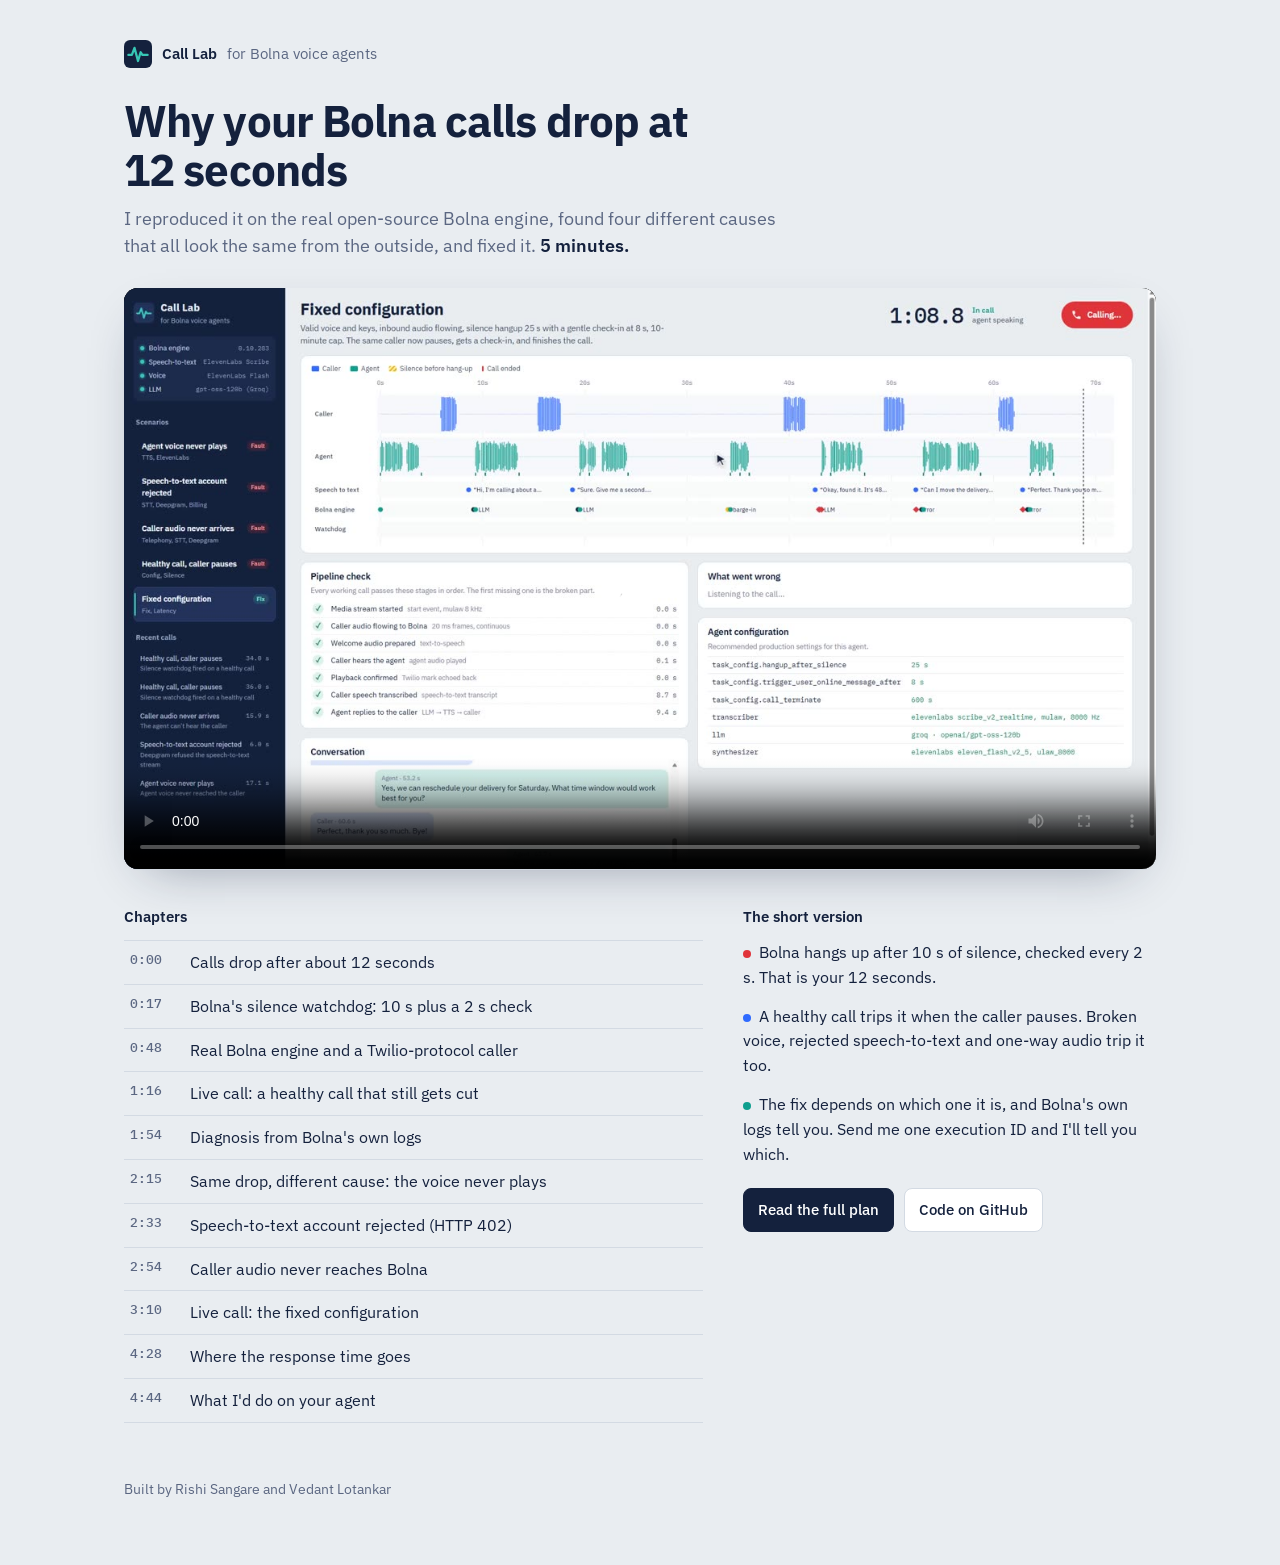
<file: docs/index.html>
<!doctype html>
<html lang="en">
<head>
<meta charset="utf-8">
<meta name="viewport" content="width=device-width, initial-scale=1">
<title>Bolna 12-second drop</title>
<meta name="description" content="A 5-minute walkthrough: why Bolna calls drop at ~12 seconds, reproduced on the real Bolna engine.">
<meta property="og:title" content="Why Bolna calls drop at 12 seconds">
<meta property="og:description" content="5-minute walkthrough, reproduced on the real Bolna engine.">
<meta property="og:image" content="poster.jpg">
<link rel="preconnect" href="https://fonts.googleapis.com">
<link rel="preconnect" href="https://fonts.gstatic.com" crossorigin>
<link href="https://fonts.googleapis.com/css2?family=IBM+Plex+Mono:wght@400;500&family=IBM+Plex+Sans:wght@400;500;600;700&display=swap" rel="stylesheet">
<link rel="icon" href="data:image/svg+xml,%3Csvg xmlns='http://www.w3.org/2000/svg' viewBox='0 0 32 32'%3E%3Crect width='32' height='32' rx='7' fill='%2314213D'/%3E%3Cpath d='M5 17h4l3-8 4 15 3-10 2 3h6' stroke='%2337C6B5' stroke-width='2.6' fill='none' stroke-linecap='round' stroke-linejoin='round'/%3E%3C/svg%3E">
<style>
:root{
  --paper:#E9EDF1; --card:#FFFFFF; --ink:#14213D; --muted:#5B6782; --line:#D3DAE3;
  --caller:#2F6BFF; --agent:#0E9F8E; --cut:#E0343A;
}
@media (prefers-color-scheme: dark){
  :root:not([data-theme="light"]){ --paper:#0F1830; --card:#16223F; --ink:#E6ECF5; --muted:#9AA7C0; --line:#26345A; }
}
:root[data-theme="dark"]{ --paper:#0F1830; --card:#16223F; --ink:#E6ECF5; --muted:#9AA7C0; --line:#26345A; }
*{box-sizing:border-box}
body{margin:0;background:var(--paper);color:var(--ink);font:16px/1.55 "IBM Plex Sans",system-ui,sans-serif}
.wrap{max-width:1080px;margin:0 auto;padding:40px 24px 64px}
.brand{display:flex;align-items:center;gap:10px;font-weight:600;font-size:15px}
.brand svg{width:28px;height:28px}
.brand svg rect{fill:#14213D}.brand svg path{stroke:#37C6B5;stroke-width:2.6;fill:none;stroke-linecap:round;stroke-linejoin:round}
.brand span{color:var(--muted);font-weight:400}
h1{font-size:clamp(28px,4.2vw,44px);line-height:1.12;letter-spacing:-.02em;margin:28px 0 10px;font-weight:700;max-width:22ch}
.lede{color:var(--muted);font-size:18px;margin:0 0 28px;max-width:62ch}
.lede b{color:var(--ink);font-weight:600}
.player{background:#000;border-radius:14px;overflow:hidden;box-shadow:0 1px 0 var(--line),0 18px 50px -24px rgba(20,33,61,.45)}
video{display:block;width:100%;aspect-ratio:16/9;background:#000}
.below{display:grid;grid-template-columns:1.4fr 1fr;gap:40px;margin-top:36px}
h2{font-size:15px;font-weight:600;margin:0 0 12px}
ol.ch{list-style:none;margin:0;padding:0;border-top:1px solid var(--line)}
ol.ch li{border-bottom:1px solid var(--line)}
ol.ch button{all:unset;cursor:pointer;display:grid;grid-template-columns:52px 1fr;gap:8px;width:100%;padding:9px 6px;border-radius:6px}
ol.ch button:hover{background:var(--card)}
ol.ch button:focus-visible{outline:2px solid var(--caller);outline-offset:2px}
ol.ch button.on{background:var(--card)}
ol.ch button.on .t{color:var(--agent)}
.t{font:500 13px/1.6 "IBM Plex Mono",monospace;color:var(--muted)}
.found p{margin:0 0 14px;max-width:46ch}
.found .k{display:inline-block;width:8px;height:8px;border-radius:50%;margin-right:8px;vertical-align:middle}
.links{display:flex;flex-wrap:wrap;gap:10px;margin-top:22px}
.links a{color:var(--ink);text-decoration:none;border:1px solid var(--line);background:var(--card);padding:9px 14px;border-radius:8px;font-weight:500;font-size:15px}
.links a:hover{border-color:var(--agent)}
.links a.primary{background:#14213D;color:#fff;border-color:#14213D}
footer{margin-top:56px;color:var(--muted);font-size:14px}
@media (max-width:760px){.wrap{padding:24px 16px 48px}.below{grid-template-columns:1fr;gap:28px}.lede{font-size:16px}}
</style>
</head>
<body>
<div class="wrap">
  <div class="brand">
    <svg viewBox="0 0 32 32" aria-hidden="true"><rect width="32" height="32" rx="7"/><path d="M5 17h4l3-8 4 15 3-10 2 3h6"/></svg>
    Call Lab <span>for Bolna voice agents</span>
  </div>

  <h1>Why your Bolna calls drop at 12 seconds</h1>
  <p class="lede">I reproduced it on the real open-source Bolna engine, found four different causes that all look the same from the outside, and fixed it. <b>5 minutes.</b></p>

  <div class="player">
    <video id="v" controls preload="metadata" playsinline poster="poster.jpg">
      <source src="demo.mp4" type="video/mp4">
    </video>
  </div>

  <div class="below">
    <section>
      <h2>Chapters</h2>
      <ol class="ch" id="ch"></ol>
    </section>
    <section class="found">
      <h2>The short version</h2>
      <p><span class="k" style="background:var(--cut)"></span>Bolna hangs up after 10 s of silence, checked every 2 s. That is your 12 seconds.</p>
      <p><span class="k" style="background:var(--caller)"></span>A healthy call trips it when the caller pauses. Broken voice, rejected speech-to-text and one-way audio trip it too.</p>
      <p><span class="k" style="background:var(--agent)"></span>The fix depends on which one it is, and Bolna's own logs tell you. Send me one execution ID and I'll tell you which.</p>
      <div class="links">
        <a class="primary" href="plan/">Read the full plan</a>
        <a href="https://github.com/rishi-sangare/bolna-call-lab">Code on GitHub</a>
      </div>
    </section>
  </div>

  <footer>Built by Rishi Sangare and Vedant Lotankar</footer>
</div>

<script>
const CHAPTERS = [
  [0, "Calls drop after about 12 seconds"],
  [17, "Bolna's silence watchdog: 10 s plus a 2 s check"],
  [48, "Real Bolna engine and a Twilio-protocol caller"],
  [76, "Live call: a healthy call that still gets cut"],
  [114, "Diagnosis from Bolna's own logs"],
  [135, "Same drop, different cause: the voice never plays"],
  [153, "Speech-to-text account rejected (HTTP 402)"],
  [174, "Caller audio never reaches Bolna"],
  [190, "Live call: the fixed configuration"],
  [268, "Where the response time goes"],
  [284, "What I'd do on your agent"],
];
const v = document.getElementById("v");
const ol = document.getElementById("ch");
const fmt = s => `${Math.floor(s / 60)}:${String(Math.floor(s % 60)).padStart(2, "0")}`;
CHAPTERS.forEach(([t, label]) => {
  const li = document.createElement("li");
  li.innerHTML = `<button type="button"><span class="t">${fmt(t)}</span><span>${label}</span></button>`;
  li.firstChild.addEventListener("click", () => { v.currentTime = t; v.play(); track.chapter(label); });
  ol.appendChild(li);
});
const btns = [...ol.querySelectorAll("button")];
v.addEventListener("timeupdate", () => {
  let i = 0;
  CHAPTERS.forEach(([t], j) => { if (v.currentTime >= t - 0.25) i = j; });
  btns.forEach((b, j) => b.classList.toggle("on", j === i));
});

// ---- view alerts to my phone via ntfy.sh: page opened, playback started, 25/50/75% and finished.
// Only these events are sent. Open the page once with ?me to mute your own visits on that browser.
const track = (() => {
  const TOPIC = "rishi-bolna-002a7d972df3";
  const q = new URLSearchParams(location.search);
  let muted = false;
  try {
    if (q.has("me")) localStorage.setItem("calllab_me", "1");
    muted = localStorage.getItem("calllab_me") === "1";
  } catch (e) {}
  const sid = Math.random().toString(36).slice(2, 6);
  const tag = (q.get("c") || "link") + ", " + (/Mobi|Android/i.test(navigator.userAgent) ? "phone" : "desktop");
  const url = (title, tags) => `https://ntfy.sh/${TOPIC}?title=${encodeURIComponent(title)}&tags=${tags}`;
  const send = (title, msg, tags, beacon = false) => {
    if (muted) return;
    const body = `${msg}\n${tag}, visit ${sid}`;
    try {
      if (beacon && navigator.sendBeacon) navigator.sendBeacon(url(title, tags), body);
      else fetch(url(title, tags), { method: "POST", body, keepalive: true }).catch(() => {});
    } catch (e) {}
  };
  let watched = 0, last = null, started = false;
  const hit = new Set();
  send("Video page opened", "Someone opened the Bolna video page", "eyes");
  v.addEventListener("play", () => { if (!started) { started = true; send("Video started", "Playback started", "arrow_forward"); } });
  v.addEventListener("timeupdate", () => {
    const t = v.currentTime;
    if (last !== null && !v.paused && t > last && t - last < 1.5) watched += t - last;
    last = t;
    const pct = v.duration ? (watched / v.duration) * 100 : 0;
    for (const m of [25, 50, 75, 95]) {
      if (pct >= m && !hit.has(m)) {
        hit.add(m);
        send(m === 95 ? "Watched to the end" : `Watched ${m}%`, `${fmt(watched)} watched so far`, m === 95 ? "tada" : "hourglass");
      }
    }
  });
  v.addEventListener("seeking", () => { last = null; });
  addEventListener("pagehide", () => { if (started) send("Left the page", `Watched ${fmt(watched)} in total`, "wave", true); });
  return { chapter: label => send("Jumped to a chapter", label, "bookmark") };
})();
</script>
</body>
</html>
</file>
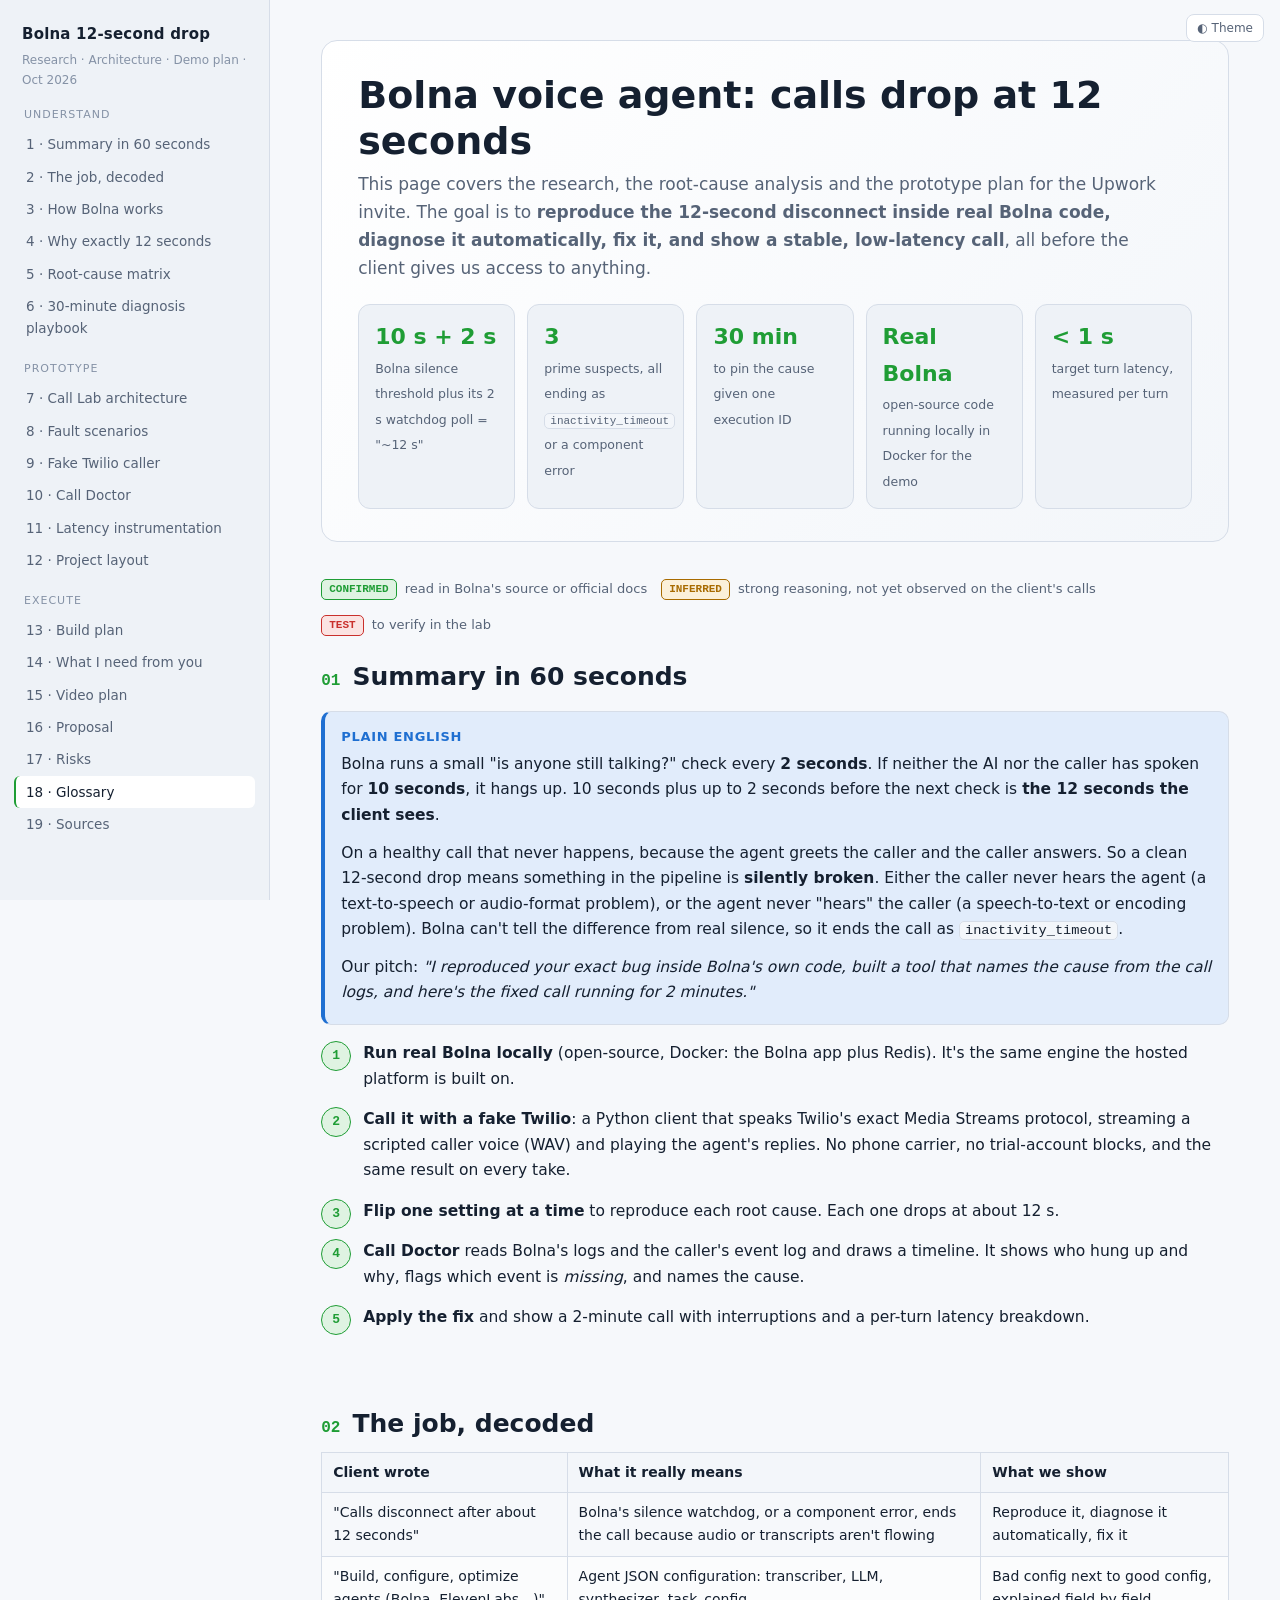
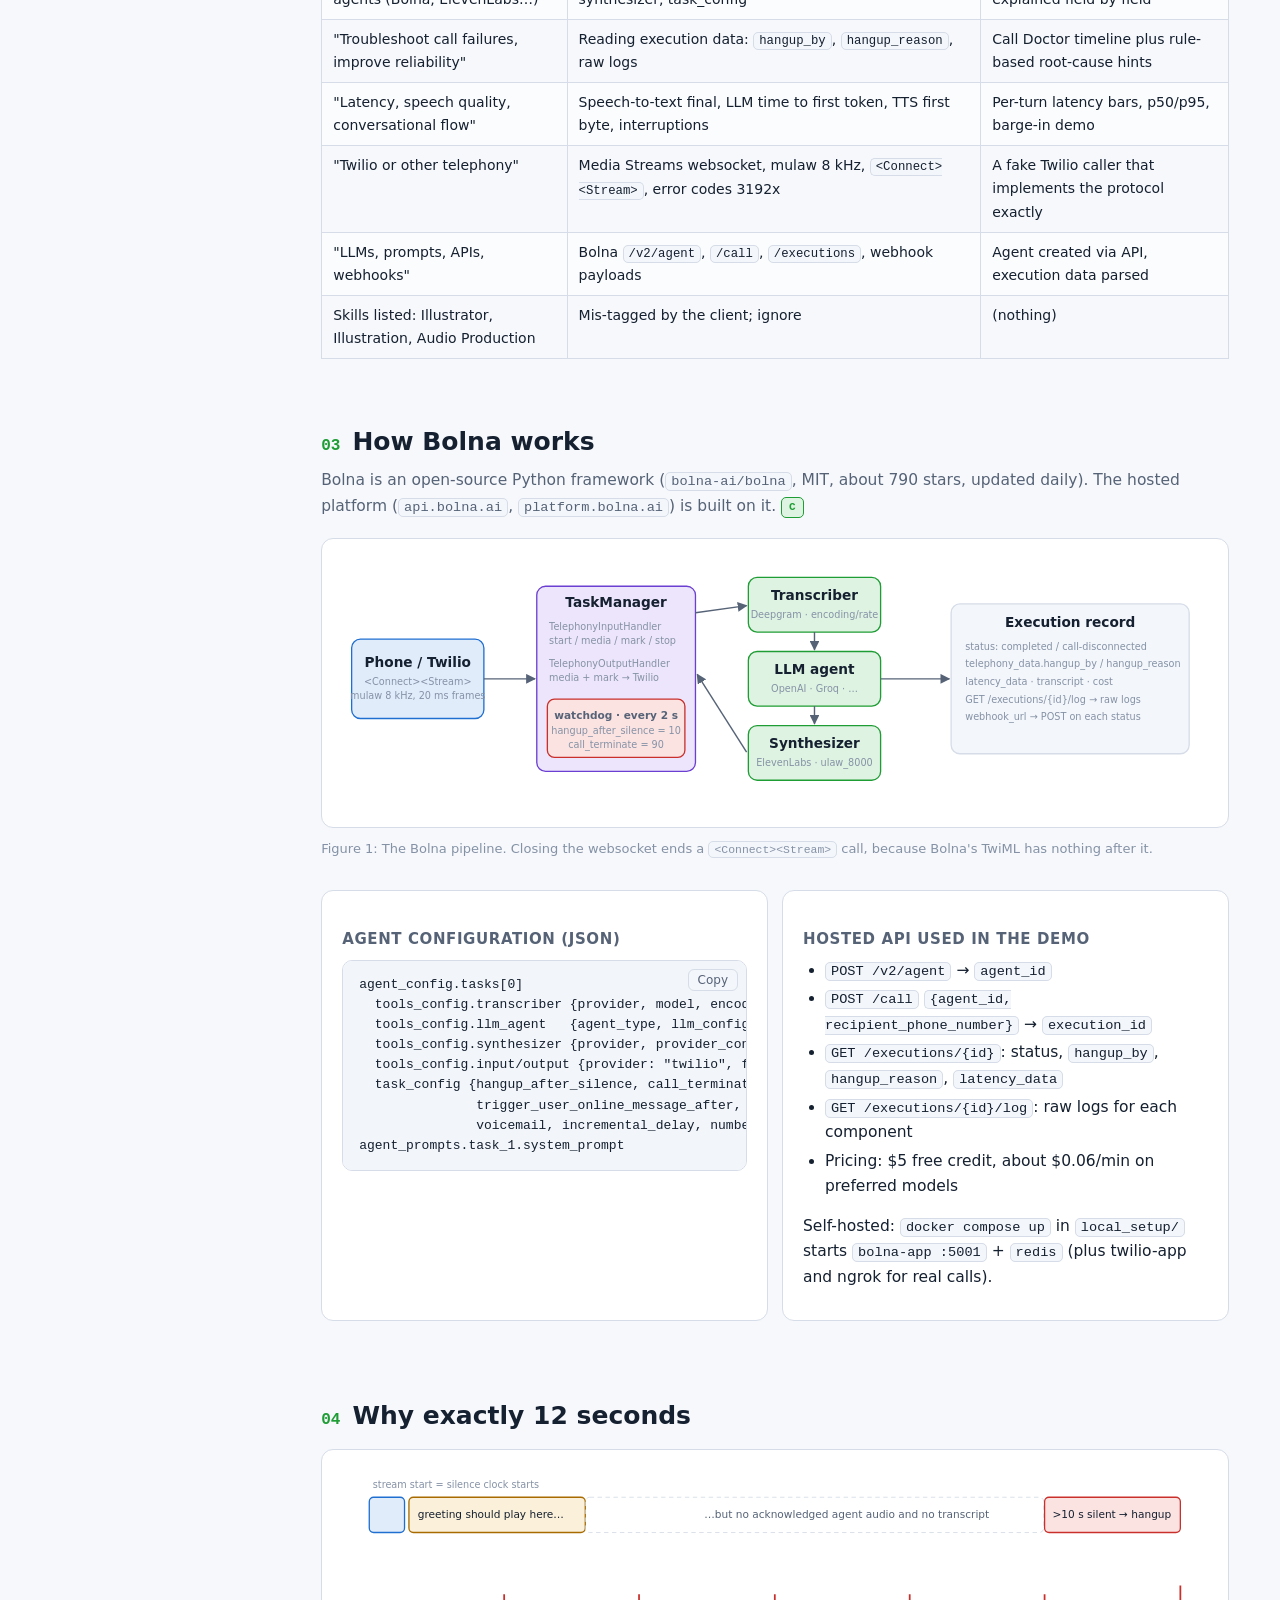
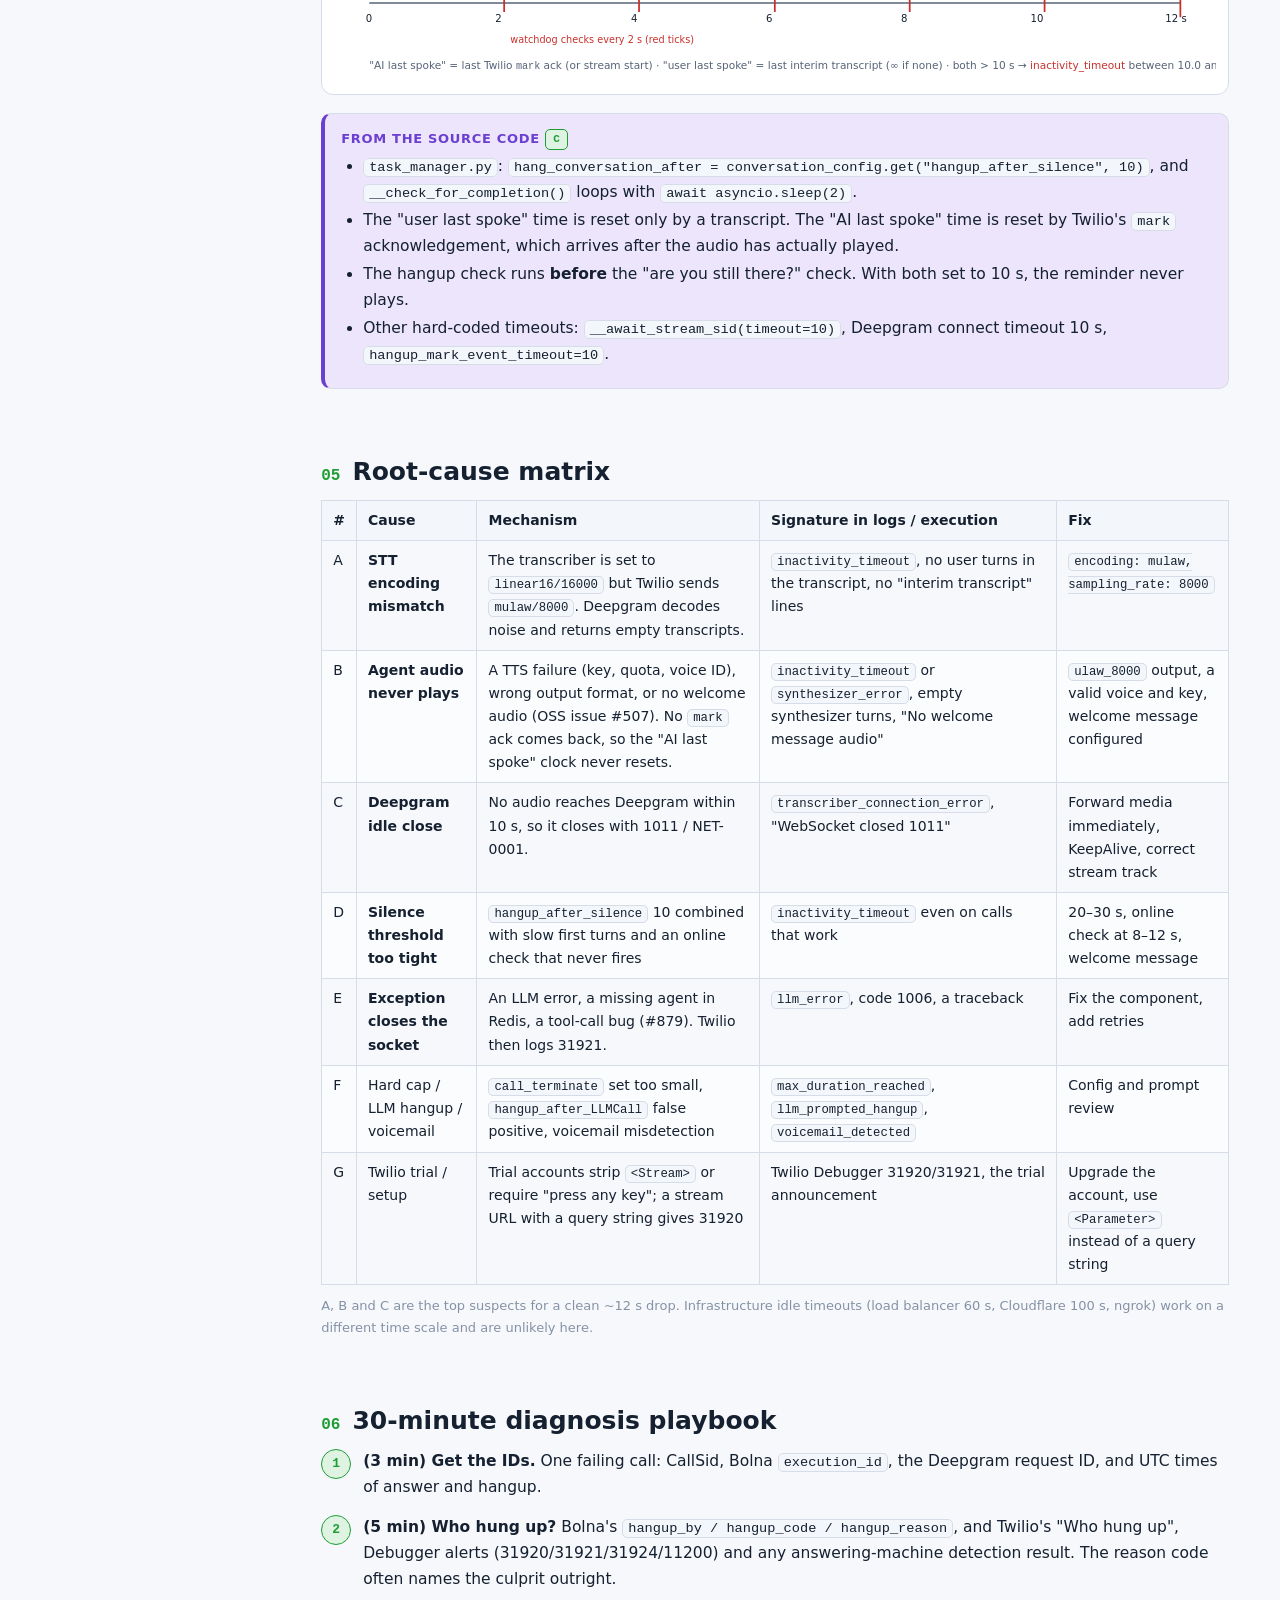
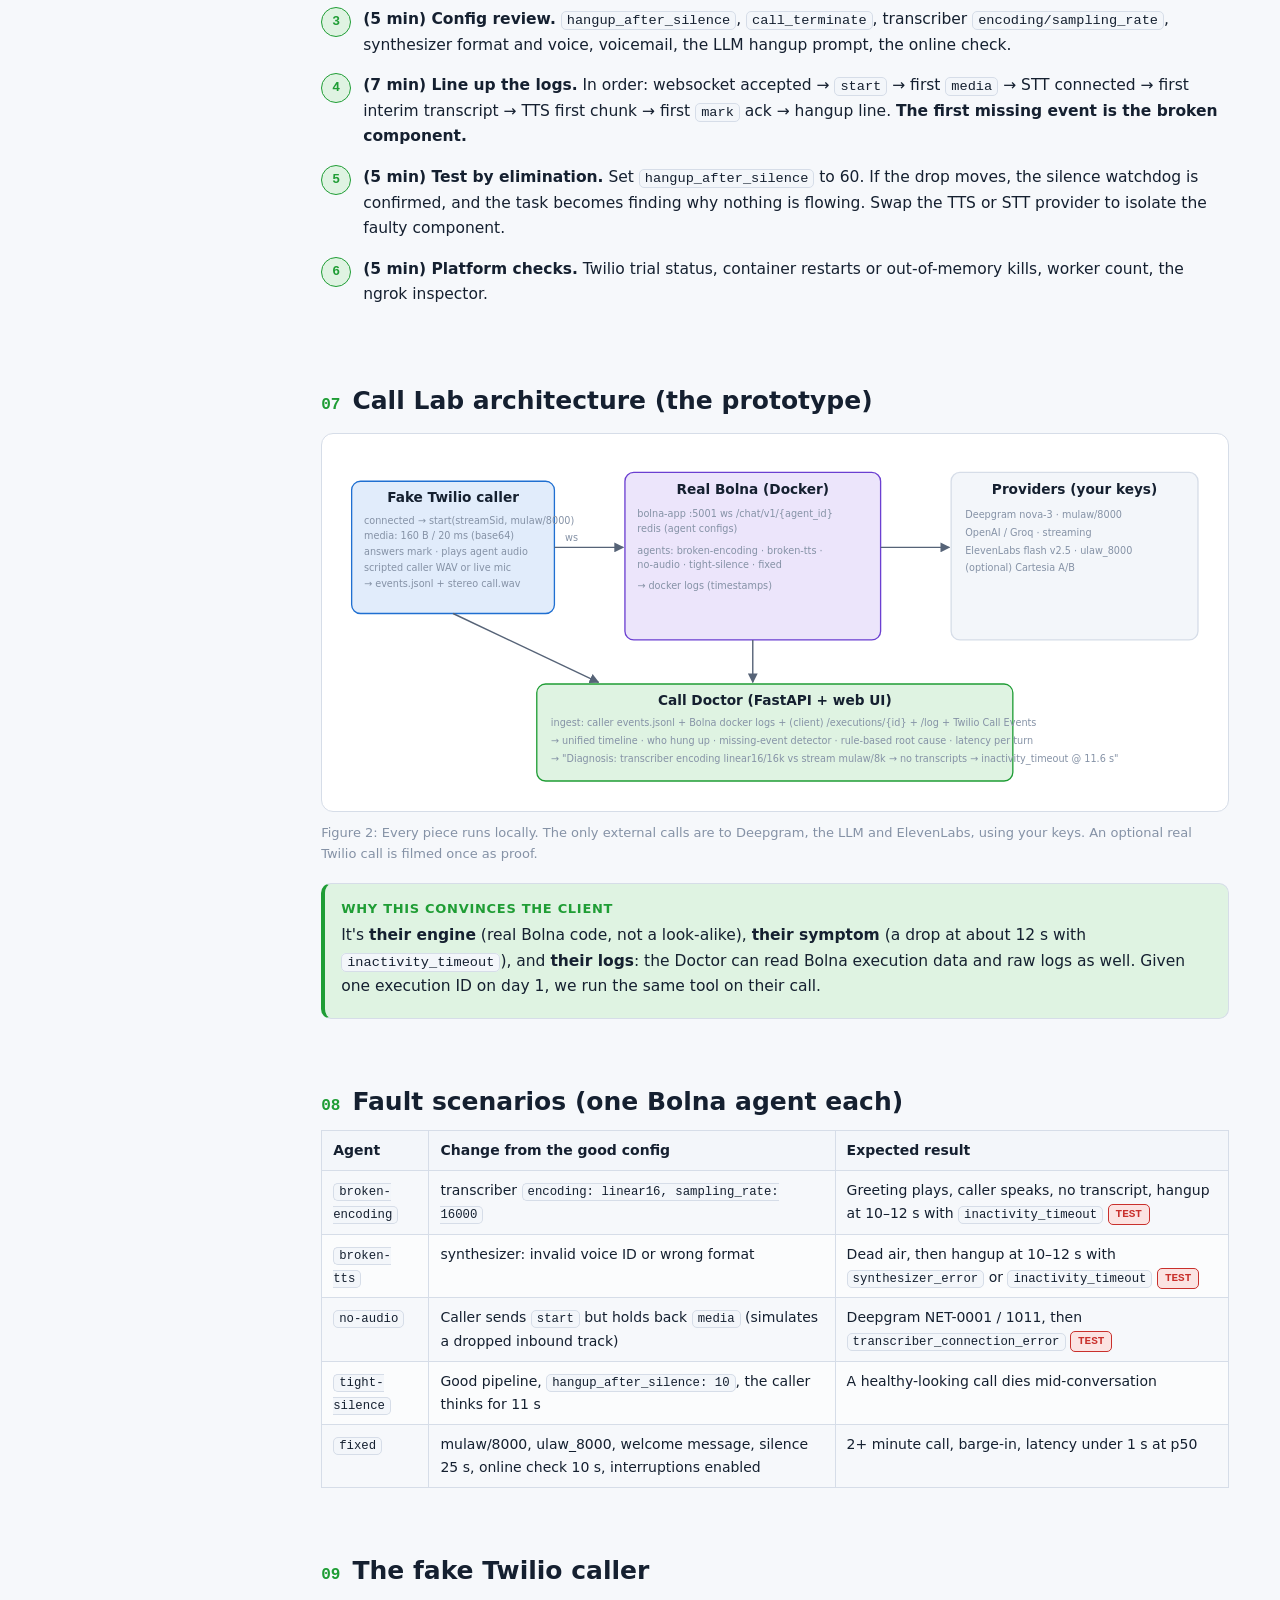
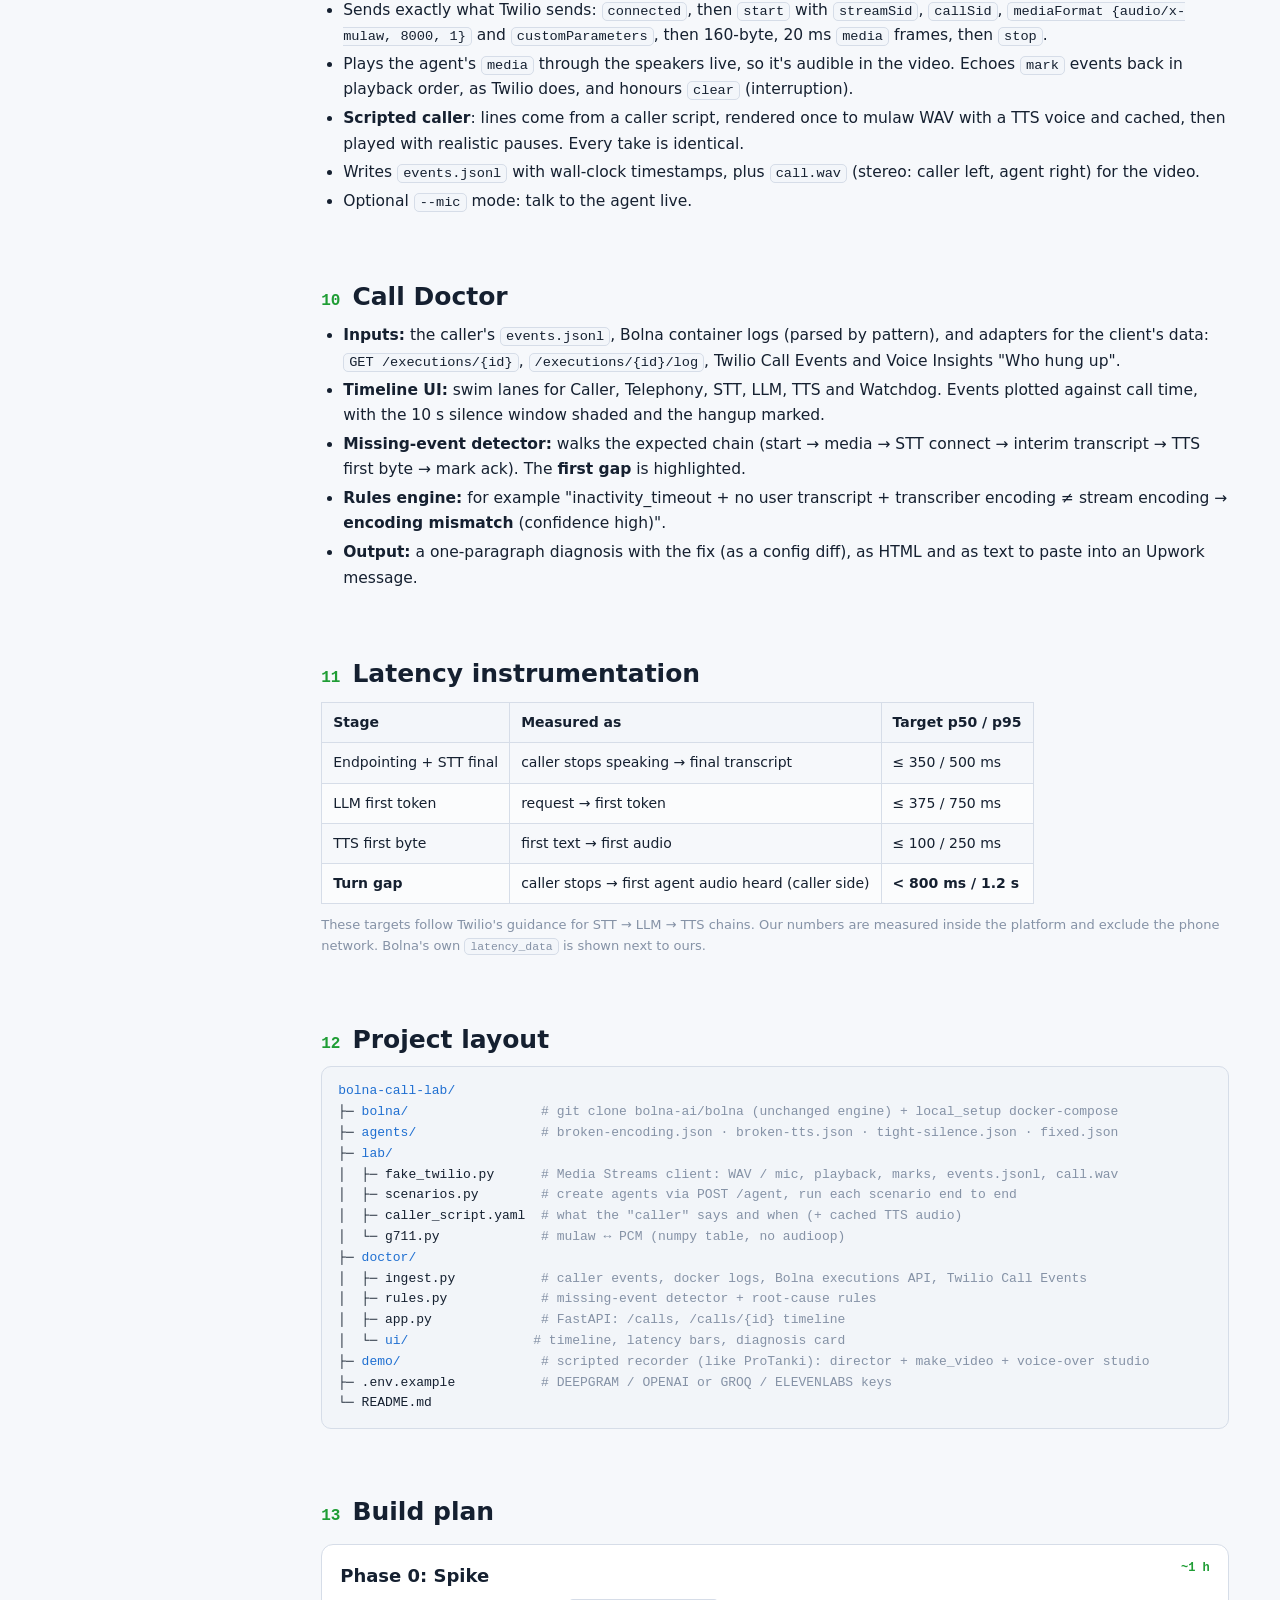
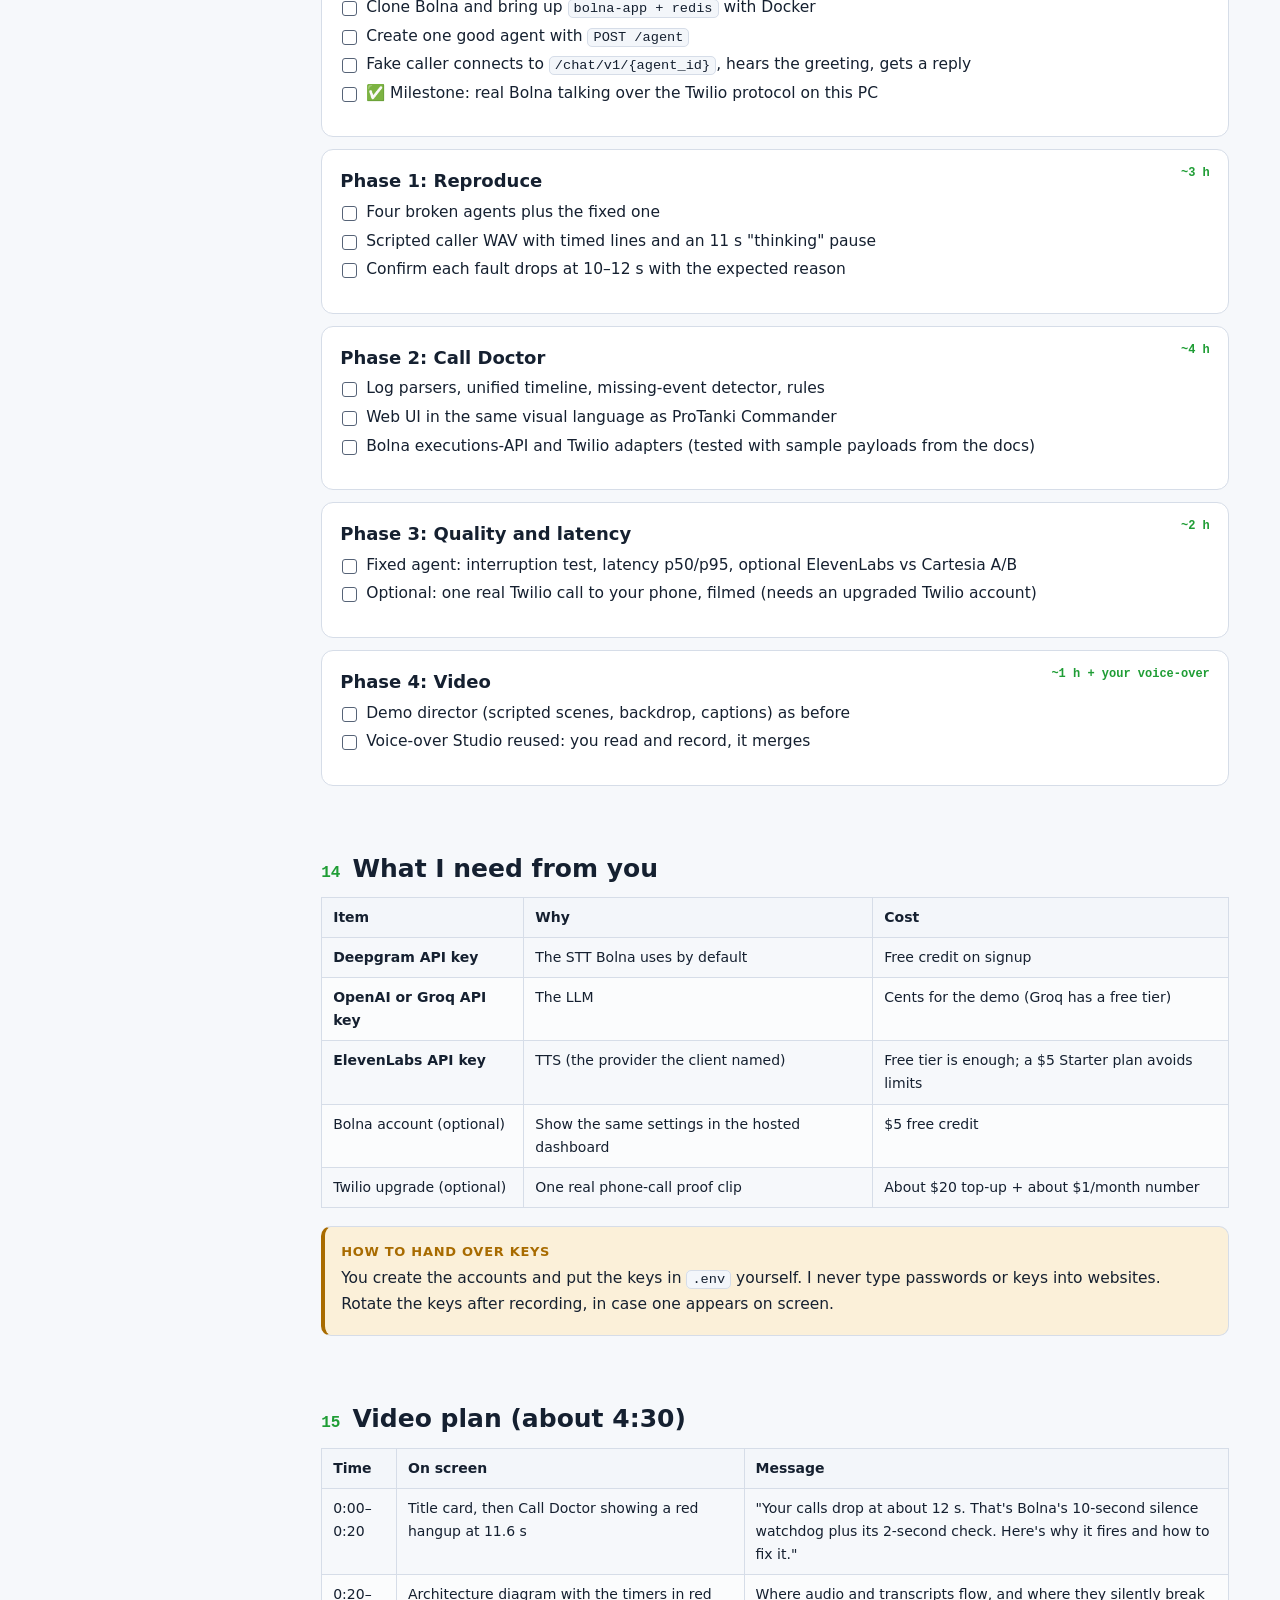
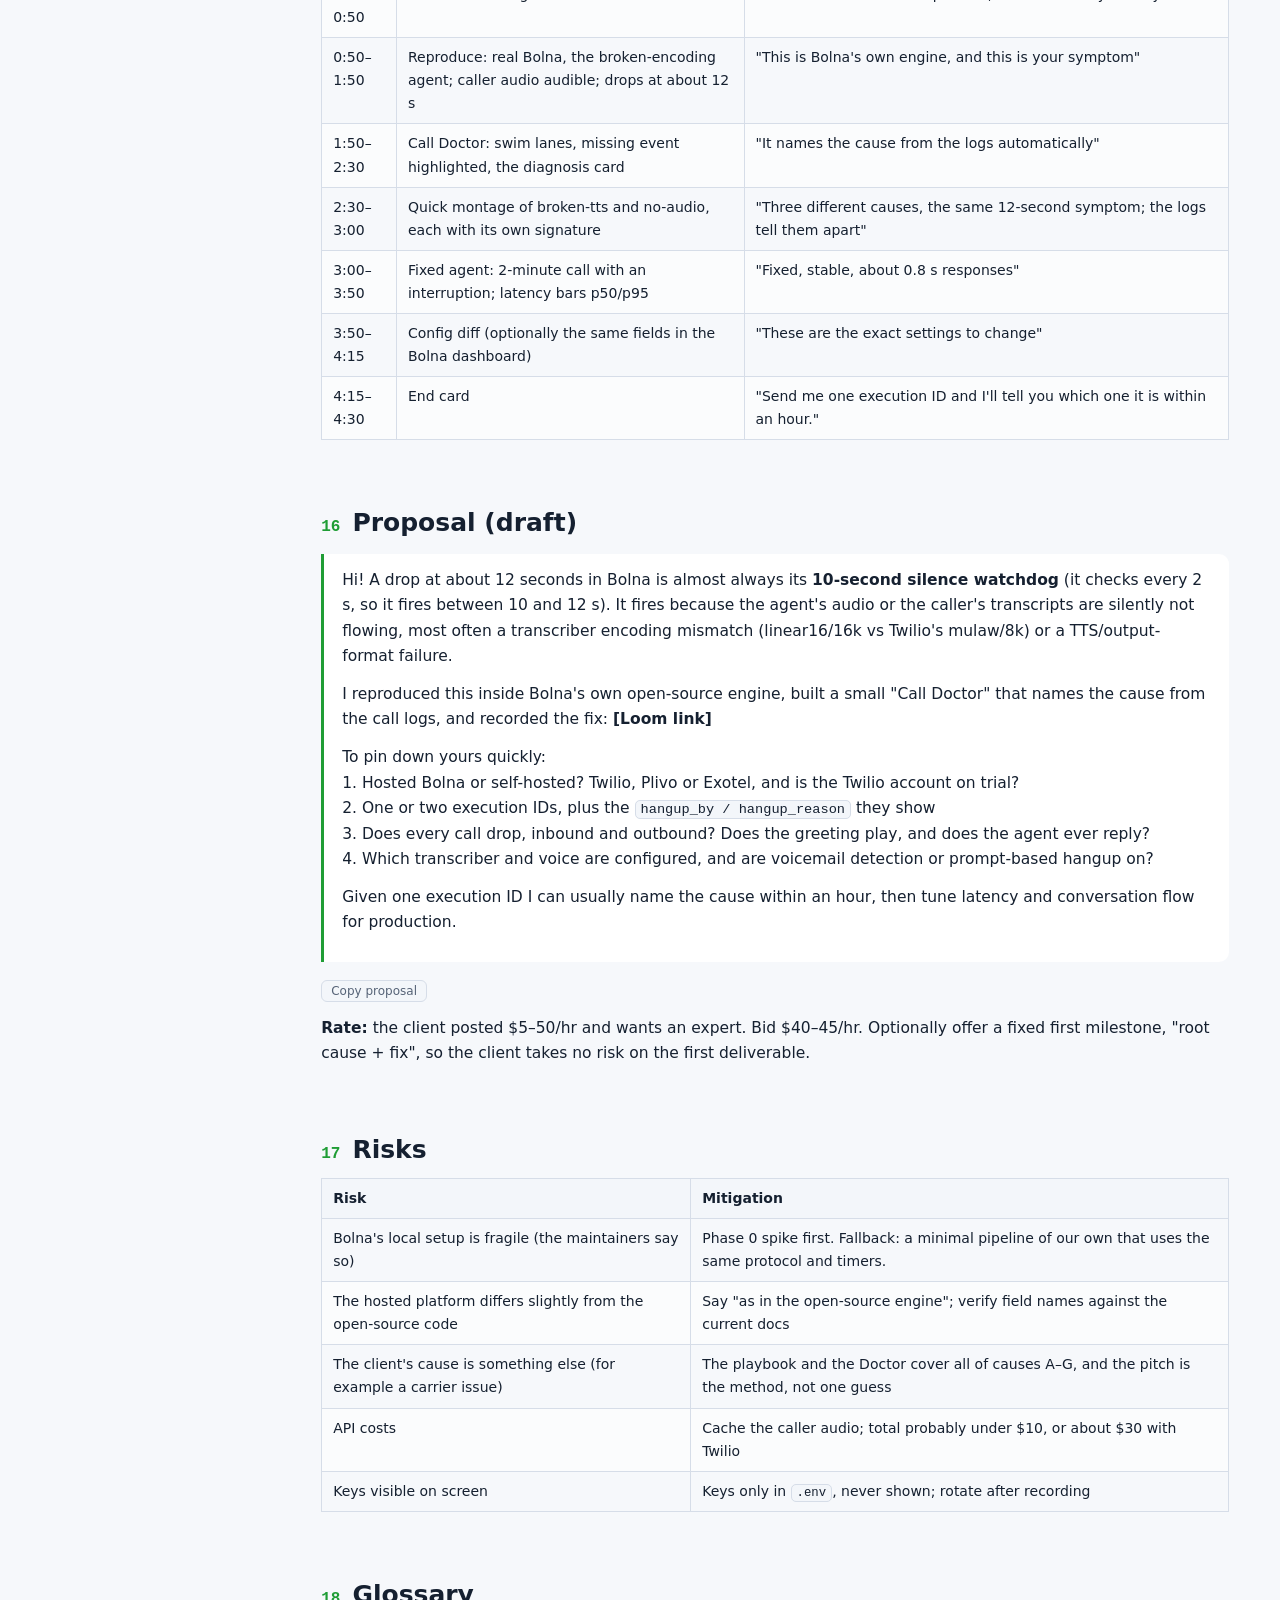
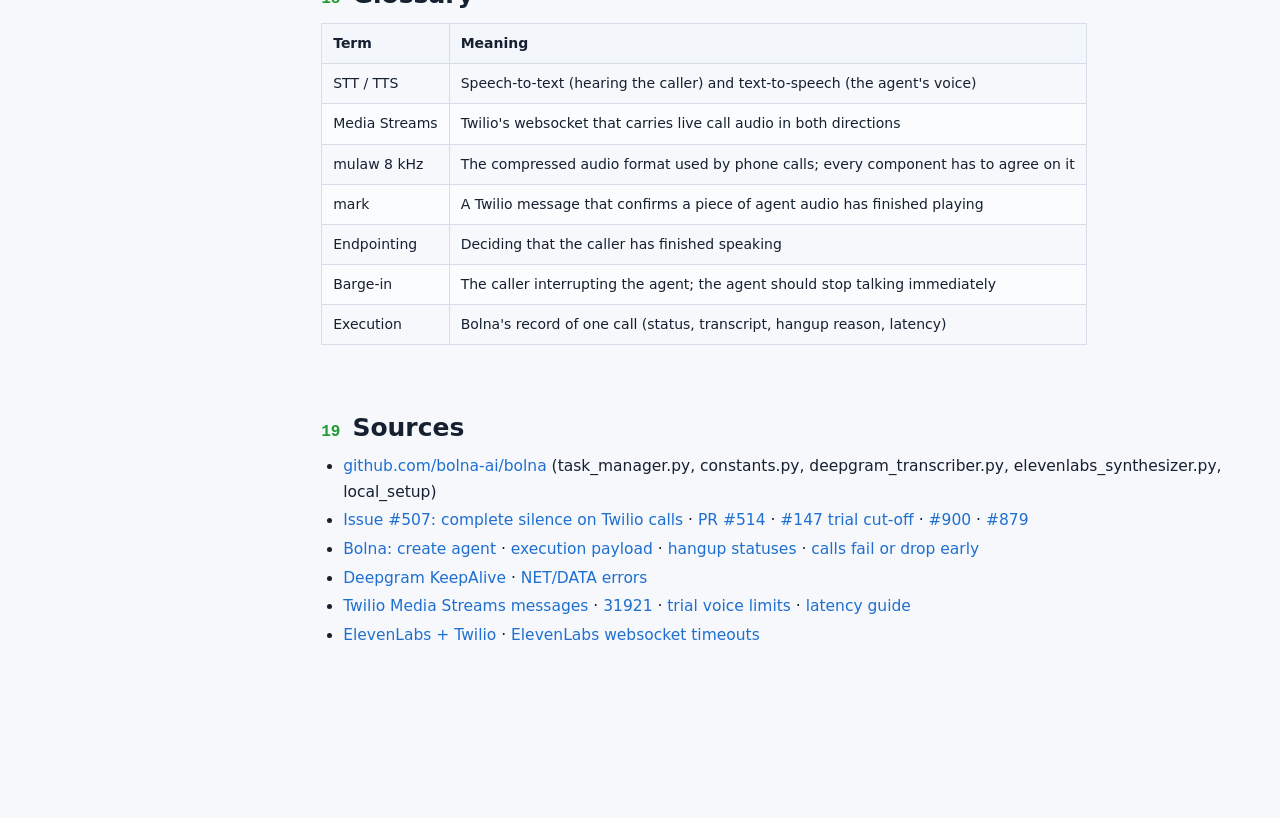
<file: docs/plan/index.html>
<!doctype html>
<html lang="en">
<head>
<meta charset="utf-8">
<meta name="viewport" content="width=device-width, initial-scale=1">
<title>Bolna Call Lab Plan</title>
<style>
:root{
  --bg:#0d1117; --bg2:#11161f; --panel:#161c27; --panel2:#1c2432; --border:#2a3446;
  --text:#e6ebf2; --muted:#9aa6b8; --faint:#6b778a;
  --accent:#5fd068; --accent-dim:#1f3d25; --info:#58a6ff; --info-dim:#14304f;
  --warn:#f2b84b; --warn-dim:#3d2f12; --danger:#ff5f56; --danger-dim:#3d1716;
  --purple:#b48cff; --purple-dim:#2a1f45;
  --code-bg:#0a0e15; --mono:ui-monospace,"Cascadia Code","JetBrains Mono",Consolas,monospace;
  --sans:"Segoe UI",system-ui,-apple-system,Roboto,sans-serif;
}
@media (prefers-color-scheme: light){
  :root:not([data-theme="dark"]){
    --bg:#f6f8fb; --bg2:#eef2f7; --panel:#ffffff; --panel2:#f3f6fa; --border:#d6dde8;
    --text:#152030; --muted:#566377; --faint:#8592a6;
    --accent:#1f9d35; --accent-dim:#dff3e2; --info:#1f6fd1; --info-dim:#e1ecfb;
    --warn:#a86b00; --warn-dim:#fbf0d9; --danger:#c9302c; --danger-dim:#fbe3e2;
    --purple:#6b3fd1; --purple-dim:#ece5fb; --code-bg:#f2f5f9;
  }
}
:root[data-theme="light"]{
  --bg:#f6f8fb; --bg2:#eef2f7; --panel:#ffffff; --panel2:#f3f6fa; --border:#d6dde8;
  --text:#152030; --muted:#566377; --faint:#8592a6;
  --accent:#1f9d35; --accent-dim:#dff3e2; --info:#1f6fd1; --info-dim:#e1ecfb;
  --warn:#a86b00; --warn-dim:#fbf0d9; --danger:#c9302c; --danger-dim:#fbe3e2;
  --purple:#6b3fd1; --purple-dim:#ece5fb; --code-bg:#f2f5f9;
}
*{box-sizing:border-box}
html{scroll-behavior:smooth;scroll-padding-top:24px}
body{margin:0;background:var(--bg);color:var(--text);font:15.5px/1.65 var(--sans)}
a{color:var(--info);text-decoration:none} a:hover{text-decoration:underline}
.layout{display:grid;grid-template-columns:270px minmax(0,1fr);min-height:100vh}
nav.toc{position:sticky;top:0;height:100vh;overflow:auto;background:var(--bg2);border-right:1px solid var(--border);padding:22px 14px 40px}
nav.toc .brand{font-weight:700;font-size:15px;margin:0 8px 4px;letter-spacing:.2px}
nav.toc .sub{font-size:12px;color:var(--faint);margin:0 8px 16px}
nav.toc a{display:block;color:var(--muted);font-size:13.5px;padding:5px 10px;border-radius:6px;border-left:2px solid transparent}
nav.toc a:hover{background:var(--panel);color:var(--text);text-decoration:none}
nav.toc a.active{color:var(--text);background:var(--panel);border-left-color:var(--accent)}
nav.toc .grp{font-size:11px;text-transform:uppercase;letter-spacing:1px;color:var(--faint);margin:16px 10px 4px}
main{padding:40px clamp(16px,4vw,64px) 120px;max-width:1180px}
header.hero{border:1px solid var(--border);background:linear-gradient(135deg,var(--panel),var(--panel2));border-radius:16px;padding:32px clamp(18px,3vw,36px);margin-bottom:36px}
.hero h1{margin:0 0 6px;font-size:clamp(26px,3.4vw,38px);line-height:1.2}
.hero p.lead{color:var(--muted);font-size:17px;margin:0 0 22px;max-width:820px}
.kpis{display:grid;grid-template-columns:repeat(auto-fit,minmax(150px,1fr));gap:12px}
.kpi{background:var(--bg2);border:1px solid var(--border);border-radius:12px;padding:14px 16px}
.kpi b{display:block;font-size:22px;color:var(--accent);font-variant-numeric:tabular-nums}
.kpi span{font-size:12.5px;color:var(--muted)}
section{margin:0 0 56px}
h2{font-size:25px;margin:0 0 6px;padding-top:6px;display:flex;gap:12px;align-items:baseline}
h2 .n{color:var(--accent);font-family:var(--mono);font-size:16px}
h2 + .kicker{color:var(--muted);margin:0 0 18px}
h3{font-size:18px;margin:28px 0 8px}
h4{font-size:15px;margin:18px 0 6px;color:var(--muted);text-transform:uppercase;letter-spacing:.6px}
p{margin:0 0 12px}
ul,ol{margin:0 0 14px;padding-left:22px} li{margin:3px 0}
code{font-family:var(--mono);font-size:.88em;background:var(--panel2);border:1px solid var(--border);padding:1px 5px;border-radius:5px}
pre{background:var(--code-bg);border:1px solid var(--border);border-radius:10px;padding:14px 16px;overflow:auto;font:13px/1.55 var(--mono);margin:8px 0 16px;position:relative}
pre code{background:none;border:0;padding:0;font-size:inherit}
pre .c{color:var(--faint)} pre .k{color:var(--purple)} pre .s{color:var(--accent)} pre .f{color:var(--info)} pre .num{color:var(--warn)}
.copy{position:absolute;top:8px;right:8px;font:12px var(--sans);background:var(--panel2);color:var(--muted);border:1px solid var(--border);border-radius:6px;padding:3px 9px;cursor:pointer}
.copy:hover{color:var(--text)}
.filetag{display:inline-block;font:12px var(--mono);color:var(--muted);background:var(--panel2);border:1px solid var(--border);border-bottom:0;border-radius:8px 8px 0 0;padding:4px 10px;margin-top:8px}
.filetag + pre{margin-top:0;border-top-left-radius:0}
table{width:100%;border-collapse:collapse;margin:8px 0 18px;font-size:14px;display:block;overflow-x:auto}
thead{background:var(--panel2)}
th,td{border:1px solid var(--border);padding:8px 11px;text-align:left;vertical-align:top}
th{font-weight:600;white-space:nowrap}
tbody tr:nth-child(even){background:color-mix(in srgb,var(--panel) 60%,transparent)}
.card{background:var(--panel);border:1px solid var(--border);border-radius:12px;padding:18px 20px;margin:12px 0}
.grid2{display:grid;grid-template-columns:repeat(auto-fit,minmax(300px,1fr));gap:14px}
.grid3{display:grid;grid-template-columns:repeat(auto-fit,minmax(240px,1fr));gap:14px}
.callout{border-radius:10px;padding:14px 16px 6px;margin:14px 0;border:1px solid var(--border);border-left-width:4px}
.callout .t{font-weight:700;font-size:13px;text-transform:uppercase;letter-spacing:.7px;margin-bottom:4px;display:block}
.plain{background:var(--info-dim);border-left-color:var(--info)} .plain .t{color:var(--info)}
.tech{background:var(--purple-dim);border-left-color:var(--purple)} .tech .t{color:var(--purple)}
.warn{background:var(--warn-dim);border-left-color:var(--warn)} .warn .t{color:var(--warn)}
.danger{background:var(--danger-dim);border-left-color:var(--danger)} .danger .t{color:var(--danger)}
.good{background:var(--accent-dim);border-left-color:var(--accent)} .good .t{color:var(--accent)}
.badge{display:inline-block;font:600 11px/1 var(--mono);padding:4px 7px;border-radius:5px;vertical-align:1px;margin-right:4px;border:1px solid}
.b-c{color:var(--accent);border-color:var(--accent);background:var(--accent-dim)}
.b-i{color:var(--warn);border-color:var(--warn);background:var(--warn-dim)}
.b-t{color:var(--danger);border-color:var(--danger);background:var(--danger-dim)}
.b-n{color:var(--info);border-color:var(--info);background:var(--info-dim)}
.legend{display:flex;flex-wrap:wrap;gap:14px;font-size:13px;color:var(--muted);margin:6px 0 14px}
.steps{counter-reset:s;list-style:none;padding:0}
.steps>li{counter-increment:s;position:relative;padding:2px 0 10px 42px}
.steps>li::before{content:counter(s);position:absolute;left:0;top:2px;width:28px;height:28px;border-radius:50%;background:var(--accent-dim);color:var(--accent);font:700 13px/28px var(--mono);text-align:center;border:1px solid var(--accent)}
.diagram{background:var(--panel);border:1px solid var(--border);border-radius:12px;padding:12px;margin:12px 0 18px;overflow-x:auto}
.diagram svg{display:block;width:100%;min-width:760px;height:auto}
.cap{font-size:13px;color:var(--faint);margin:-8px 0 18px}
svg text{font-family:var(--sans);fill:var(--text)}
svg .box{fill:var(--panel2);stroke:var(--border);stroke-width:1.5}
svg .box-a{fill:var(--accent-dim);stroke:var(--accent);stroke-width:1.5}
svg .box-i{fill:var(--info-dim);stroke:var(--info);stroke-width:1.5}
svg .box-p{fill:var(--purple-dim);stroke:var(--purple);stroke-width:1.5}
svg .box-w{fill:var(--warn-dim);stroke:var(--warn);stroke-width:1.5}
svg .box-d{fill:var(--danger-dim);stroke:var(--danger);stroke-width:1.5}
svg .ln{stroke:var(--muted);stroke-width:1.6;fill:none}
svg .ln-a{stroke:var(--accent);stroke-width:2;fill:none}
svg .ln-d{stroke:var(--danger);stroke-width:2;fill:none;stroke-dasharray:6 4}
svg .ln-w{stroke:var(--warn);stroke-width:1.6;fill:none;stroke-dasharray:5 4}
svg .t-s{font-size:12px;fill:var(--muted)}
svg .t-xs{font-size:11px;fill:var(--faint)}
svg .t-b{font-weight:700}
svg .t-m{font-family:var(--mono);font-size:11.5px;fill:var(--muted)}
/* dashboard mock */
.mock{background:#0f141c;border:1px solid #2b3545;border-radius:12px;color:#e6ebf2;font:13px var(--sans);overflow:hidden}
.mock .bar{display:flex;flex-wrap:wrap;gap:8px;align-items:center;padding:10px 12px;background:#161d29;border-bottom:1px solid #2b3545}
.mock .btn{padding:6px 12px;border-radius:7px;background:#243044;border:1px solid #33425a;font-weight:600;font-size:12.5px;color:#e6ebf2}
.mock .btn.g{background:#1f4a28;border-color:#3f8a4b}
.mock .btn.r{background:#b3261e;border-color:#ff5f56;color:#fff;padding:8px 16px}
.mock .sel{padding:6px 10px;border-radius:7px;background:#0d1117;border:1px solid #33425a;color:#9aa6b8}
.mock .sp{flex:1}
.mock .meter{color:#9aa6b8;font:12px var(--mono)}
.mock table{margin:0;font-size:12.5px;display:table}
.mock th,.mock td{border:0;border-bottom:1px solid #222c3b;padding:7px 10px;color:#e6ebf2}
.mock thead{background:#121925}
.mock tbody tr:nth-child(even){background:transparent}
.st{display:inline-block;padding:2px 8px;border-radius:20px;font:600 11px var(--mono)}
.st.watch{background:#14304f;color:#58a6ff}.st.battle{background:#1f3d25;color:#5fd068}.st.join{background:#3d2f12;color:#f2b84b}.st.lobby{background:#2a1f45;color:#b48cff}.st.err{background:#3d1716;color:#ff5f56}
.mock .log{font:12px/1.6 var(--mono);color:#9aa6b8;padding:10px 12px;background:#0b0f15;border-top:1px solid #2b3545;max-height:150px;overflow:auto}
.mock .log b{color:#5fd068;font-weight:400}.mock .log i{color:#ff5f56;font-style:normal}
.tree{font:13px/1.6 var(--mono);white-space:pre;background:var(--code-bg);border:1px solid var(--border);border-radius:10px;padding:14px 16px;overflow:auto}
.tree .d{color:var(--info)} .tree .cm{color:var(--faint)}
.phase{border:1px solid var(--border);border-radius:12px;padding:16px 18px;background:var(--panel);margin:12px 0}
.phase h3{margin:0 0 4px;display:flex;justify-content:space-between;gap:10px;flex-wrap:wrap}
.phase h3 small{font:600 12px var(--mono);color:var(--accent)}
.check{list-style:none;padding-left:0}.check li{padding-left:26px;position:relative}
.check li::before{content:"";position:absolute;left:2px;top:6px;width:13px;height:13px;border:1.5px solid var(--muted);border-radius:3px}
.quote{border-left:3px solid var(--accent);background:var(--panel);padding:14px 18px;border-radius:0 10px 10px 0;margin:10px 0 16px}
.themebtn{position:fixed;top:14px;right:16px;z-index:9;background:var(--panel);border:1px solid var(--border);color:var(--muted);border-radius:8px;padding:6px 10px;font:12px var(--sans);cursor:pointer}
.menu-btn{display:none}
@media (max-width:900px){
  .layout{grid-template-columns:1fr}
  nav.toc{position:fixed;inset:0 auto 0 0;width:280px;z-index:20;transform:translateX(-100%);transition:transform .2s}
  nav.toc.open{transform:none;box-shadow:0 0 40px rgba(0,0,0,.5)}
  .menu-btn{display:block;position:fixed;top:14px;left:16px;z-index:21;background:var(--panel);border:1px solid var(--border);color:var(--text);border-radius:8px;padding:6px 10px;font:13px var(--sans)}
  main{padding-top:64px}
}
@media print{nav.toc,.themebtn,.menu-btn,.copy{display:none}.layout{display:block}}
</style>
</head>
<body>
<button class="menu-btn" onclick="document.querySelector('nav.toc').classList.toggle('open')">☰ Contents</button>
<button class="themebtn" id="themeBtn">◐ Theme</button>
<div class="layout">
<nav class="toc" id="toc">
  <div class="brand">Bolna 12-second drop</div>
  <div class="sub">Research · Architecture · Demo plan · Oct 2026</div>
  <div class="grp">Understand</div>
  <a href="#story">1 · Summary in 60 seconds</a>
  <a href="#job">2 · The job, decoded</a>
  <a href="#bolna">3 · How Bolna works</a>
  <a href="#why12">4 · Why exactly 12 seconds</a>
  <a href="#causes">5 · Root-cause matrix</a>
  <a href="#playbook">6 · 30-minute diagnosis playbook</a>
  <div class="grp">Prototype</div>
  <a href="#lab">7 · Call Lab architecture</a>
  <a href="#scenarios">8 · Fault scenarios</a>
  <a href="#caller">9 · Fake Twilio caller</a>
  <a href="#doctor">10 · Call Doctor</a>
  <a href="#latency">11 · Latency instrumentation</a>
  <a href="#layout">12 · Project layout</a>
  <div class="grp">Execute</div>
  <a href="#plan">13 · Build plan</a>
  <a href="#need">14 · What I need from you</a>
  <a href="#video">15 · Video plan</a>
  <a href="#proposal">16 · Proposal</a>
  <a href="#risks">17 · Risks</a>
  <a href="#glossary">18 · Glossary</a>
  <a href="#sources">19 · Sources</a>
</nav>

<main>
<header class="hero">
  <h1>Bolna voice agent: calls drop at 12 seconds</h1>
  <p class="lead">This page covers the research, the root-cause analysis and the prototype plan for the Upwork invite. The goal is to <b>reproduce the 12-second disconnect inside real Bolna code, diagnose it automatically, fix it, and show a stable, low-latency call</b>, all before the client gives us access to anything.</p>
  <div class="kpis">
    <div class="kpi"><b>10 s + 2 s</b><span>Bolna silence threshold plus its 2 s watchdog poll = "~12 s"</span></div>
    <div class="kpi"><b>3</b><span>prime suspects, all ending as <code>inactivity_timeout</code> or a component error</span></div>
    <div class="kpi"><b>30 min</b><span>to pin the cause given one execution ID</span></div>
    <div class="kpi"><b>Real Bolna</b><span>open-source code running locally in Docker for the demo</span></div>
    <div class="kpi"><b>&lt; 1 s</b><span>target turn latency, measured per turn</span></div>
  </div>
</header>

<div class="legend">
  <span><span class="badge b-c">CONFIRMED</span> read in Bolna's source or official docs</span>
  <span><span class="badge b-i">INFERRED</span> strong reasoning, not yet observed on the client's calls</span>
  <span><span class="badge b-t">TEST</span> to verify in the lab</span>
</div>

<!-- 1 -->
<section id="story">
  <h2><span class="n">01</span>Summary in 60 seconds</h2>
  <div class="callout plain"><span class="t">Plain English</span>
    <p>Bolna runs a small "is anyone still talking?" check every <b>2 seconds</b>. If neither the AI nor the caller has spoken for <b>10 seconds</b>, it hangs up. 10 seconds plus up to 2 seconds before the next check is <b>the 12 seconds the client sees</b>.</p>
    <p>On a healthy call that never happens, because the agent greets the caller and the caller answers. So a clean 12-second drop means something in the pipeline is <b>silently broken</b>. Either the caller never hears the agent (a text-to-speech or audio-format problem), or the agent never "hears" the caller (a speech-to-text or encoding problem). Bolna can't tell the difference from real silence, so it ends the call as <code>inactivity_timeout</code>.</p>
    <p>Our pitch: <i>"I reproduced your exact bug inside Bolna's own code, built a tool that names the cause from the call logs, and here's the fixed call running for 2 minutes."</i></p>
  </div>
  <ol class="steps">
    <li><b>Run real Bolna locally</b> (open-source, Docker: the Bolna app plus Redis). It's the same engine the hosted platform is built on.</li>
    <li><b>Call it with a fake Twilio</b>: a Python client that speaks Twilio's exact Media Streams protocol, streaming a scripted caller voice (WAV) and playing the agent's replies. No phone carrier, no trial-account blocks, and the same result on every take.</li>
    <li><b>Flip one setting at a time</b> to reproduce each root cause. Each one drops at about 12 s.</li>
    <li><b>Call Doctor</b> reads Bolna's logs and the caller's event log and draws a timeline. It shows who hung up and why, flags which event is <i>missing</i>, and names the cause.</li>
    <li><b>Apply the fix</b> and show a 2-minute call with interruptions and a per-turn latency breakdown.</li>
  </ol>
</section>

<!-- 2 -->
<section id="job">
  <h2><span class="n">02</span>The job, decoded</h2>
  <table>
    <thead><tr><th>Client wrote</th><th>What it really means</th><th>What we show</th></tr></thead>
    <tbody>
      <tr><td>"Calls disconnect after about 12 seconds"</td><td>Bolna's silence watchdog, or a component error, ends the call because audio or transcripts aren't flowing</td><td>Reproduce it, diagnose it automatically, fix it</td></tr>
      <tr><td>"Build, configure, optimize agents (Bolna, ElevenLabs…)"</td><td>Agent JSON configuration: transcriber, LLM, synthesizer, task_config</td><td>Bad config next to good config, explained field by field</td></tr>
      <tr><td>"Troubleshoot call failures, improve reliability"</td><td>Reading execution data: <code>hangup_by</code>, <code>hangup_reason</code>, raw logs</td><td>Call Doctor timeline plus rule-based root-cause hints</td></tr>
      <tr><td>"Latency, speech quality, conversational flow"</td><td>Speech-to-text final, LLM time to first token, TTS first byte, interruptions</td><td>Per-turn latency bars, p50/p95, barge-in demo</td></tr>
      <tr><td>"Twilio or other telephony"</td><td>Media Streams websocket, mulaw 8 kHz, <code>&lt;Connect&gt;&lt;Stream&gt;</code>, error codes 3192x</td><td>A fake Twilio caller that implements the protocol exactly</td></tr>
      <tr><td>"LLMs, prompts, APIs, webhooks"</td><td>Bolna <code>/v2/agent</code>, <code>/call</code>, <code>/executions</code>, webhook payloads</td><td>Agent created via API, execution data parsed</td></tr>
      <tr><td>Skills listed: Illustrator, Illustration, Audio Production</td><td>Mis-tagged by the client; ignore</td><td>(nothing)</td></tr>
    </tbody>
  </table>
</section>

<!-- 3 -->
<section id="bolna">
  <h2><span class="n">03</span>How Bolna works</h2>
  <p class="kicker">Bolna is an open-source Python framework (<code>bolna-ai/bolna</code>, MIT, about 790 stars, updated daily). The hosted platform (<code>api.bolna.ai</code>, <code>platform.bolna.ai</code>) is built on it. <span class="badge b-c">C</span></p>
  <div class="diagram">
  <svg viewBox="0 0 1000 300" role="img" aria-label="Bolna call pipeline">
    <defs><marker id="ar" viewBox="0 0 10 10" refX="9" refY="5" markerWidth="7" markerHeight="7" orient="auto-start-reverse"><path d="M0,0 L10,5 L0,10 z" style="fill:var(--muted)"/></marker></defs>
    <rect class="box-i" x="20" y="100" width="150" height="90" rx="10"/><text x="95" y="132" text-anchor="middle" class="t-b">Phone / Twilio</text><text x="95" y="152" text-anchor="middle" class="t-xs">&lt;Connect&gt;&lt;Stream&gt;</text><text x="95" y="168" text-anchor="middle" class="t-xs">mulaw 8 kHz, 20 ms frames</text>
    <rect class="box-p" x="230" y="40" width="180" height="210" rx="10"/><text x="320" y="64" text-anchor="middle" class="t-b">TaskManager</text>
    <text x="244" y="90" class="t-xs">TelephonyInputHandler</text><text x="244" y="106" class="t-xs">  start / media / mark / stop</text>
    <text x="244" y="132" class="t-xs">TelephonyOutputHandler</text><text x="244" y="148" class="t-xs">  media + mark → Twilio</text>
    <rect class="box-d" x="242" y="168" width="156" height="66" rx="8"/><text x="320" y="190" text-anchor="middle" class="t-s" style="font-weight:700">watchdog · every 2 s</text><text x="320" y="208" text-anchor="middle" class="t-xs">hangup_after_silence = 10</text><text x="320" y="224" text-anchor="middle" class="t-xs">call_terminate = 90</text>
    <rect class="box-a" x="470" y="30" width="150" height="62" rx="10"/><text x="545" y="56" text-anchor="middle" class="t-b">Transcriber</text><text x="545" y="76" text-anchor="middle" class="t-xs">Deepgram · encoding/rate</text>
    <rect class="box-a" x="470" y="114" width="150" height="62" rx="10"/><text x="545" y="140" text-anchor="middle" class="t-b">LLM agent</text><text x="545" y="160" text-anchor="middle" class="t-xs">OpenAI · Groq · …</text>
    <rect class="box-a" x="470" y="198" width="150" height="62" rx="10"/><text x="545" y="224" text-anchor="middle" class="t-b">Synthesizer</text><text x="545" y="244" text-anchor="middle" class="t-xs">ElevenLabs · ulaw_8000</text>
    <rect class="box" x="700" y="60" width="270" height="170" rx="10"/><text x="835" y="86" text-anchor="middle" class="t-b">Execution record</text>
    <text x="716" y="112" class="t-xs">status: completed / call-disconnected</text>
    <text x="716" y="132" class="t-xs">telephony_data.hangup_by / hangup_reason</text>
    <text x="716" y="152" class="t-xs">latency_data · transcript · cost</text>
    <text x="716" y="172" class="t-xs">GET /executions/{id}/log → raw logs</text>
    <text x="716" y="192" class="t-xs">webhook_url → POST on each status</text>
    <line class="ln" x1="170" y1="145" x2="228" y2="145" marker-end="url(#ar)"/>
    <line class="ln" x1="410" y1="70" x2="468" y2="62" marker-end="url(#ar)"/>
    <line class="ln" x1="545" y1="92" x2="545" y2="112" marker-end="url(#ar)"/>
    <line class="ln" x1="545" y1="176" x2="545" y2="196" marker-end="url(#ar)"/>
    <line class="ln" x1="468" y1="228" x2="412" y2="140" marker-end="url(#ar)"/>
    <line class="ln" x1="620" y1="145" x2="698" y2="145" marker-end="url(#ar)"/>
  </svg>
  </div>
  <p class="cap">Figure 1: The Bolna pipeline. Closing the websocket ends a <code>&lt;Connect&gt;&lt;Stream&gt;</code> call, because Bolna's TwiML has nothing after it.</p>
  <div class="grid2">
    <div class="card"><h4>Agent configuration (JSON)</h4>
<pre><code>agent_config.tasks[0]
  tools_config.transcriber {provider, model, encoding, sampling_rate, endpointing}
  tools_config.llm_agent   {agent_type, llm_config{provider, model}}
  tools_config.synthesizer {provider, provider_config{voice_id, model}, audio_format}
  tools_config.input/output {provider: "twilio", format: "wav"}
  task_config {hangup_after_silence, call_terminate, check_if_user_online,
               trigger_user_online_message_after, hangup_after_LLMCall,
               voicemail, incremental_delay, number_of_words_for_interruption}
agent_prompts.task_1.system_prompt</code></pre></div>
    <div class="card"><h4>Hosted API used in the demo</h4>
      <ul>
        <li><code>POST /v2/agent</code> → <code>agent_id</code></li>
        <li><code>POST /call</code> <code>{agent_id, recipient_phone_number}</code> → <code>execution_id</code></li>
        <li><code>GET /executions/{id}</code>: status, <code>hangup_by</code>, <code>hangup_reason</code>, <code>latency_data</code></li>
        <li><code>GET /executions/{id}/log</code>: raw logs for each component</li>
        <li>Pricing: $5 free credit, about $0.06/min on preferred models</li>
      </ul>
      <p>Self-hosted: <code>docker compose up</code> in <code>local_setup/</code> starts <code>bolna-app :5001</code> + <code>redis</code> (plus twilio-app and ngrok for real calls).</p></div>
  </div>
</section>

<!-- 4 -->
<section id="why12">
  <h2><span class="n">04</span>Why exactly 12 seconds</h2>
  <div class="diagram">
  <svg viewBox="0 0 1000 250" role="img" aria-label="12 second timeline">
    <line class="ln" x1="40" y1="160" x2="960" y2="160"/>
    <g class="t-m">
      <text x="36" y="182">0</text><text x="183" y="182">2</text><text x="337" y="182">4</text><text x="490" y="182">6</text><text x="643" y="182">8</text><text x="790" y="182">10</text><text x="943" y="182">12 s</text>
    </g>
    <g style="stroke:var(--danger);stroke-width:2">
      <line x1="193" y1="150" x2="193" y2="170"/><line x1="346" y1="150" x2="346" y2="170"/><line x1="500" y1="150" x2="500" y2="170"/><line x1="653" y1="150" x2="653" y2="170"/><line x1="806" y1="150" x2="806" y2="170"/><line x1="960" y1="140" x2="960" y2="176"/>
    </g>
    <text x="200" y="205" class="t-xs" style="fill:var(--danger)">watchdog checks every 2 s (red ticks)</text>
    <rect class="box-i" x="40" y="40" width="40" height="40" rx="5"/><text x="44" y="30" class="t-xs">stream start = silence clock starts</text>
    <rect class="box-w" x="85" y="40" width="200" height="40" rx="5"/><text x="95" y="64" style="font-size:12px">greeting should play here…</text>
    <rect x="285" y="40" width="520" height="40" rx="5" style="fill:none;stroke:var(--border);stroke-dasharray:5 4"/><text x="420" y="64" class="t-s">…but no acknowledged agent audio and no transcript</text>
    <rect class="box-d" x="806" y="40" width="154" height="40" rx="5"/><text x="815" y="64" style="font-size:12px">&gt;10 s silent → hangup</text>
    <text x="40" y="235" class="t-s">"AI last spoke" = last Twilio <tspan class="t-m">mark</tspan> ack (or stream start) · "user last spoke" = last interim transcript (∞ if none) · both &gt; 10 s → <tspan style="fill:var(--danger)">inactivity_timeout</tspan> between 10.0 and 12.0 s</text>
  </svg>
  </div>
  <div class="callout tech"><span class="t">From the source code <span class="badge b-c">C</span></span>
    <ul>
      <li><code>task_manager.py</code>: <code>hang_conversation_after = conversation_config.get("hangup_after_silence", 10)</code>, and <code>__check_for_completion()</code> loops with <code>await asyncio.sleep(2)</code>.</li>
      <li>The "user last spoke" time is reset only by a transcript. The "AI last spoke" time is reset by Twilio's <code>mark</code> acknowledgement, which arrives after the audio has actually played.</li>
      <li>The hangup check runs <b>before</b> the "are you still there?" check. With both set to 10 s, the reminder never plays.</li>
      <li>Other hard-coded timeouts: <code>__await_stream_sid(timeout=10)</code>, Deepgram connect timeout 10 s, <code>hangup_mark_event_timeout=10</code>.</li>
    </ul>
  </div>
</section>

<!-- 5 -->
<section id="causes">
  <h2><span class="n">05</span>Root-cause matrix</h2>
  <table>
    <thead><tr><th>#</th><th>Cause</th><th>Mechanism</th><th>Signature in logs / execution</th><th>Fix</th></tr></thead>
    <tbody>
      <tr><td>A</td><td><b>STT encoding mismatch</b></td><td>The transcriber is set to <code>linear16/16000</code> but Twilio sends <code>mulaw/8000</code>. Deepgram decodes noise and returns empty transcripts.</td><td><code>inactivity_timeout</code>, no user turns in the transcript, no "interim transcript" lines</td><td><code>encoding: mulaw, sampling_rate: 8000</code></td></tr>
      <tr><td>B</td><td><b>Agent audio never plays</b></td><td>A TTS failure (key, quota, voice ID), wrong output format, or no welcome audio (OSS issue #507). No <code>mark</code> ack comes back, so the "AI last spoke" clock never resets.</td><td><code>inactivity_timeout</code> or <code>synthesizer_error</code>, empty synthesizer turns, "No welcome message audio"</td><td><code>ulaw_8000</code> output, a valid voice and key, welcome message configured</td></tr>
      <tr><td>C</td><td><b>Deepgram idle close</b></td><td>No audio reaches Deepgram within 10 s, so it closes with 1011 / NET-0001.</td><td><code>transcriber_connection_error</code>, "WebSocket closed 1011"</td><td>Forward media immediately, KeepAlive, correct stream track</td></tr>
      <tr><td>D</td><td><b>Silence threshold too tight</b></td><td><code>hangup_after_silence</code> 10 combined with slow first turns and an online check that never fires</td><td><code>inactivity_timeout</code> even on calls that work</td><td>20–30 s, online check at 8–12 s, welcome message</td></tr>
      <tr><td>E</td><td><b>Exception closes the socket</b></td><td>An LLM error, a missing agent in Redis, a tool-call bug (#879). Twilio then logs 31921.</td><td><code>llm_error</code>, code 1006, a traceback</td><td>Fix the component, add retries</td></tr>
      <tr><td>F</td><td>Hard cap / LLM hangup / voicemail</td><td><code>call_terminate</code> set too small, <code>hangup_after_LLMCall</code> false positive, voicemail misdetection</td><td><code>max_duration_reached</code>, <code>llm_prompted_hangup</code>, <code>voicemail_detected</code></td><td>Config and prompt review</td></tr>
      <tr><td>G</td><td>Twilio trial / setup</td><td>Trial accounts strip <code>&lt;Stream&gt;</code> or require "press any key"; a stream URL with a query string gives 31920</td><td>Twilio Debugger 31920/31921, the trial announcement</td><td>Upgrade the account, use <code>&lt;Parameter&gt;</code> instead of a query string</td></tr>
    </tbody>
  </table>
  <p class="cap">A, B and C are the top suspects for a clean ~12 s drop. Infrastructure idle timeouts (load balancer 60 s, Cloudflare 100 s, ngrok) work on a different time scale and are unlikely here.</p>
</section>

<!-- 6 -->
<section id="playbook">
  <h2><span class="n">06</span>30-minute diagnosis playbook</h2>
  <ol class="steps">
    <li><b>(3 min) Get the IDs.</b> One failing call: CallSid, Bolna <code>execution_id</code>, the Deepgram request ID, and UTC times of answer and hangup.</li>
    <li><b>(5 min) Who hung up?</b> Bolna's <code>hangup_by / hangup_code / hangup_reason</code>, and Twilio's "Who hung up", Debugger alerts (31920/31921/31924/11200) and any answering-machine detection result. The reason code often names the culprit outright.</li>
    <li><b>(5 min) Config review.</b> <code>hangup_after_silence</code>, <code>call_terminate</code>, transcriber <code>encoding/sampling_rate</code>, synthesizer format and voice, voicemail, the LLM hangup prompt, the online check.</li>
    <li><b>(7 min) Line up the logs.</b> In order: websocket accepted → <code>start</code> → first <code>media</code> → STT connected → first interim transcript → TTS first chunk → first <code>mark</code> ack → hangup line. <b>The first missing event is the broken component.</b></li>
    <li><b>(5 min) Test by elimination.</b> Set <code>hangup_after_silence</code> to 60. If the drop moves, the silence watchdog is confirmed, and the task becomes finding why nothing is flowing. Swap the TTS or STT provider to isolate the faulty component.</li>
    <li><b>(5 min) Platform checks.</b> Twilio trial status, container restarts or out-of-memory kills, worker count, the ngrok inspector.</li>
  </ol>
</section>

<!-- 7 -->
<section id="lab">
  <h2><span class="n">07</span>Call Lab architecture (the prototype)</h2>
  <div class="diagram">
  <svg viewBox="0 0 1000 400" role="img" aria-label="Call lab architecture">
    <defs><marker id="ar2" viewBox="0 0 10 10" refX="9" refY="5" markerWidth="7" markerHeight="7" orient="auto-start-reverse"><path d="M0,0 L10,5 L0,10 z" style="fill:var(--muted)"/></marker></defs>
    <rect class="box-i" x="20" y="40" width="230" height="150" rx="10"/><text x="135" y="64" text-anchor="middle" class="t-b">Fake Twilio caller</text>
    <text x="34" y="88" class="t-xs">connected → start(streamSid, mulaw/8000)</text><text x="34" y="106" class="t-xs">media: 160 B / 20 ms (base64)</text><text x="34" y="124" class="t-xs">answers mark · plays agent audio</text><text x="34" y="142" class="t-xs">scripted caller WAV or live mic</text><text x="34" y="160" class="t-xs">→ events.jsonl + stereo call.wav</text>
    <rect class="box-p" x="330" y="30" width="290" height="190" rx="10"/><text x="475" y="54" text-anchor="middle" class="t-b">Real Bolna (Docker)</text>
    <text x="344" y="80" class="t-xs">bolna-app :5001  ws /chat/v1/{agent_id}</text><text x="344" y="98" class="t-xs">redis (agent configs)</text>
    <text x="344" y="122" class="t-xs">agents: broken-encoding · broken-tts ·</text><text x="344" y="138" class="t-xs">        no-audio · tight-silence · fixed</text>
    <text x="344" y="162" class="t-xs">→ docker logs (timestamps)</text>
    <rect class="box" x="700" y="30" width="280" height="190" rx="10"/><text x="840" y="54" text-anchor="middle" class="t-b">Providers (your keys)</text>
    <text x="716" y="82" class="t-xs">Deepgram nova-3 · mulaw/8000</text><text x="716" y="102" class="t-xs">OpenAI / Groq · streaming</text><text x="716" y="122" class="t-xs">ElevenLabs flash v2.5 · ulaw_8000</text><text x="716" y="142" class="t-xs">(optional) Cartesia A/B</text>
    <rect class="box-a" x="230" y="270" width="540" height="110" rx="10"/><text x="500" y="294" text-anchor="middle" class="t-b">Call Doctor (FastAPI + web UI)</text>
    <text x="246" y="318" class="t-xs">ingest: caller events.jsonl + Bolna docker logs + (client) /executions/{id} + /log + Twilio Call Events</text>
    <text x="246" y="338" class="t-xs">→ unified timeline · who hung up · missing-event detector · rule-based root cause · latency per turn</text>
    <text x="246" y="358" class="t-xs">→ "Diagnosis: transcriber encoding linear16/16k vs stream mulaw/8k → no transcripts → inactivity_timeout @ 11.6 s"</text>
    <line class="ln" x1="250" y1="115" x2="328" y2="115" marker-end="url(#ar2)"/><text x="262" y="108" class="t-xs">ws</text>
    <line class="ln" x1="620" y1="115" x2="698" y2="115" marker-end="url(#ar2)"/>
    <line class="ln" x1="135" y1="190" x2="300" y2="268" marker-end="url(#ar2)"/>
    <line class="ln" x1="475" y1="220" x2="475" y2="268" marker-end="url(#ar2)"/>
  </svg>
  </div>
  <p class="cap">Figure 2: Every piece runs locally. The only external calls are to Deepgram, the LLM and ElevenLabs, using your keys. An optional real Twilio call is filmed once as proof.</p>
  <div class="callout good"><span class="t">Why this convinces the client</span>
    <p>It's <b>their engine</b> (real Bolna code, not a look-alike), <b>their symptom</b> (a drop at about 12 s with <code>inactivity_timeout</code>), and <b>their logs</b>: the Doctor can read Bolna execution data and raw logs as well. Given one execution ID on day 1, we run the same tool on their call.</p>
  </div>
</section>

<!-- 8 -->
<section id="scenarios">
  <h2><span class="n">08</span>Fault scenarios (one Bolna agent each)</h2>
  <table>
    <thead><tr><th>Agent</th><th>Change from the good config</th><th>Expected result</th></tr></thead>
    <tbody>
      <tr><td><code>broken-encoding</code></td><td>transcriber <code>encoding: linear16, sampling_rate: 16000</code></td><td>Greeting plays, caller speaks, no transcript, hangup at 10–12 s with <code>inactivity_timeout</code> <span class="badge b-t">TEST</span></td></tr>
      <tr><td><code>broken-tts</code></td><td>synthesizer: invalid voice ID or wrong format</td><td>Dead air, then hangup at 10–12 s with <code>synthesizer_error</code> or <code>inactivity_timeout</code> <span class="badge b-t">TEST</span></td></tr>
      <tr><td><code>no-audio</code></td><td>Caller sends <code>start</code> but holds back <code>media</code> (simulates a dropped inbound track)</td><td>Deepgram NET-0001 / 1011, then <code>transcriber_connection_error</code> <span class="badge b-t">TEST</span></td></tr>
      <tr><td><code>tight-silence</code></td><td>Good pipeline, <code>hangup_after_silence: 10</code>, the caller thinks for 11 s</td><td>A healthy-looking call dies mid-conversation</td></tr>
      <tr><td><code>fixed</code></td><td>mulaw/8000, ulaw_8000, welcome message, silence 25 s, online check 10 s, interruptions enabled</td><td>2+ minute call, barge-in, latency under 1 s at p50</td></tr>
    </tbody>
  </table>
</section>

<!-- 9 -->
<section id="caller">
  <h2><span class="n">09</span>The fake Twilio caller</h2>
  <ul>
    <li>Sends exactly what Twilio sends: <code>connected</code>, then <code>start</code> with <code>streamSid</code>, <code>callSid</code>, <code>mediaFormat {audio/x-mulaw, 8000, 1}</code> and <code>customParameters</code>, then 160-byte, 20 ms <code>media</code> frames, then <code>stop</code>.</li>
    <li>Plays the agent's <code>media</code> through the speakers live, so it's audible in the video. Echoes <code>mark</code> events back in playback order, as Twilio does, and honours <code>clear</code> (interruption).</li>
    <li><b>Scripted caller</b>: lines come from a caller script, rendered once to mulaw WAV with a TTS voice and cached, then played with realistic pauses. Every take is identical.</li>
    <li>Writes <code>events.jsonl</code> with wall-clock timestamps, plus <code>call.wav</code> (stereo: caller left, agent right) for the video.</li>
    <li>Optional <code>--mic</code> mode: talk to the agent live.</li>
  </ul>
</section>

<!-- 10 -->
<section id="doctor">
  <h2><span class="n">10</span>Call Doctor</h2>
  <ul>
    <li><b>Inputs:</b> the caller's <code>events.jsonl</code>, Bolna container logs (parsed by pattern), and adapters for the client's data: <code>GET /executions/{id}</code>, <code>/executions/{id}/log</code>, Twilio Call Events and Voice Insights "Who hung up".</li>
    <li><b>Timeline UI:</b> swim lanes for Caller, Telephony, STT, LLM, TTS and Watchdog. Events plotted against call time, with the 10 s silence window shaded and the hangup marked.</li>
    <li><b>Missing-event detector:</b> walks the expected chain (start → media → STT connect → interim transcript → TTS first byte → mark ack). The <b>first gap</b> is highlighted.</li>
    <li><b>Rules engine:</b> for example "inactivity_timeout + no user transcript + transcriber encoding ≠ stream encoding → <b>encoding mismatch</b> (confidence high)".</li>
    <li><b>Output:</b> a one-paragraph diagnosis with the fix (as a config diff), as HTML and as text to paste into an Upwork message.</li>
  </ul>
</section>

<!-- 11 -->
<section id="latency">
  <h2><span class="n">11</span>Latency instrumentation</h2>
  <table>
    <thead><tr><th>Stage</th><th>Measured as</th><th>Target p50 / p95</th></tr></thead>
    <tbody>
      <tr><td>Endpointing + STT final</td><td>caller stops speaking → final transcript</td><td>≤ 350 / 500 ms</td></tr>
      <tr><td>LLM first token</td><td>request → first token</td><td>≤ 375 / 750 ms</td></tr>
      <tr><td>TTS first byte</td><td>first text → first audio</td><td>≤ 100 / 250 ms</td></tr>
      <tr><td><b>Turn gap</b></td><td>caller stops → first agent audio heard (caller side)</td><td><b>&lt; 800 ms / 1.2 s</b></td></tr>
    </tbody>
  </table>
  <p class="cap">These targets follow Twilio's guidance for STT → LLM → TTS chains. Our numbers are measured inside the platform and exclude the phone network. Bolna's own <code>latency_data</code> is shown next to ours.</p>
</section>

<!-- 12 -->
<section id="layout">
  <h2><span class="n">12</span>Project layout</h2>
<div class="tree"><span class="d">bolna-call-lab/</span>
├─ <span class="d">bolna/</span>                 <span class="cm"># git clone bolna-ai/bolna (unchanged engine) + local_setup docker-compose</span>
├─ <span class="d">agents/</span>                <span class="cm"># broken-encoding.json · broken-tts.json · tight-silence.json · fixed.json</span>
├─ <span class="d">lab/</span>
│  ├─ fake_twilio.py      <span class="cm"># Media Streams client: WAV / mic, playback, marks, events.jsonl, call.wav</span>
│  ├─ scenarios.py        <span class="cm"># create agents via POST /agent, run each scenario end to end</span>
│  ├─ caller_script.yaml  <span class="cm"># what the "caller" says and when (+ cached TTS audio)</span>
│  └─ g711.py             <span class="cm"># mulaw ↔ PCM (numpy table, no audioop)</span>
├─ <span class="d">doctor/</span>
│  ├─ ingest.py           <span class="cm"># caller events, docker logs, Bolna executions API, Twilio Call Events</span>
│  ├─ rules.py            <span class="cm"># missing-event detector + root-cause rules</span>
│  ├─ app.py              <span class="cm"># FastAPI: /calls, /calls/{id} timeline</span>
│  └─ <span class="d">ui/</span>                <span class="cm"># timeline, latency bars, diagnosis card</span>
├─ <span class="d">demo/</span>                  <span class="cm"># scripted recorder (like ProTanki): director + make_video + voice-over studio</span>
├─ .env.example           <span class="cm"># DEEPGRAM / OPENAI or GROQ / ELEVENLABS keys</span>
└─ README.md</div>
</section>

<!-- 13 -->
<section id="plan">
  <h2><span class="n">13</span>Build plan</h2>
  <div class="phase"><h3>Phase 0: Spike <small>~1 h</small></h3>
    <ul class="check"><li>Clone Bolna and bring up <code>bolna-app + redis</code> with Docker</li><li>Create one good agent with <code>POST /agent</code></li><li>Fake caller connects to <code>/chat/v1/{agent_id}</code>, hears the greeting, gets a reply</li><li>✅ Milestone: real Bolna talking over the Twilio protocol on this PC</li></ul></div>
  <div class="phase"><h3>Phase 1: Reproduce <small>~3 h</small></h3>
    <ul class="check"><li>Four broken agents plus the fixed one</li><li>Scripted caller WAV with timed lines and an 11 s "thinking" pause</li><li>Confirm each fault drops at 10–12 s with the expected reason</li></ul></div>
  <div class="phase"><h3>Phase 2: Call Doctor <small>~4 h</small></h3>
    <ul class="check"><li>Log parsers, unified timeline, missing-event detector, rules</li><li>Web UI in the same visual language as ProTanki Commander</li><li>Bolna executions-API and Twilio adapters (tested with sample payloads from the docs)</li></ul></div>
  <div class="phase"><h3>Phase 3: Quality and latency <small>~2 h</small></h3>
    <ul class="check"><li>Fixed agent: interruption test, latency p50/p95, optional ElevenLabs vs Cartesia A/B</li><li>Optional: one real Twilio call to your phone, filmed (needs an upgraded Twilio account)</li></ul></div>
  <div class="phase"><h3>Phase 4: Video <small>~1 h + your voice-over</small></h3>
    <ul class="check"><li>Demo director (scripted scenes, backdrop, captions) as before</li><li>Voice-over Studio reused: you read and record, it merges</li></ul></div>
</section>

<!-- 14 -->
<section id="need">
  <h2><span class="n">14</span>What I need from you</h2>
  <table>
    <thead><tr><th>Item</th><th>Why</th><th>Cost</th></tr></thead>
    <tbody>
      <tr><td><b>Deepgram API key</b></td><td>The STT Bolna uses by default</td><td>Free credit on signup</td></tr>
      <tr><td><b>OpenAI or Groq API key</b></td><td>The LLM</td><td>Cents for the demo (Groq has a free tier)</td></tr>
      <tr><td><b>ElevenLabs API key</b></td><td>TTS (the provider the client named)</td><td>Free tier is enough; a $5 Starter plan avoids limits</td></tr>
      <tr><td>Bolna account (optional)</td><td>Show the same settings in the hosted dashboard</td><td>$5 free credit</td></tr>
      <tr><td>Twilio upgrade (optional)</td><td>One real phone-call proof clip</td><td>About $20 top-up + about $1/month number</td></tr>
    </tbody>
  </table>
  <div class="callout warn"><span class="t">How to hand over keys</span>
    <p>You create the accounts and put the keys in <code>.env</code> yourself. I never type passwords or keys into websites. Rotate the keys after recording, in case one appears on screen.</p>
  </div>
</section>

<!-- 15 -->
<section id="video">
  <h2><span class="n">15</span>Video plan (about 4:30)</h2>
  <table>
    <thead><tr><th>Time</th><th>On screen</th><th>Message</th></tr></thead>
    <tbody>
      <tr><td>0:00–0:20</td><td>Title card, then Call Doctor showing a red hangup at 11.6 s</td><td>"Your calls drop at about 12 s. That's Bolna's 10-second silence watchdog plus its 2-second check. Here's why it fires and how to fix it."</td></tr>
      <tr><td>0:20–0:50</td><td>Architecture diagram with the timers in red</td><td>Where audio and transcripts flow, and where they silently break</td></tr>
      <tr><td>0:50–1:50</td><td>Reproduce: real Bolna, the broken-encoding agent; caller audio audible; drops at about 12 s</td><td>"This is Bolna's own engine, and this is your symptom"</td></tr>
      <tr><td>1:50–2:30</td><td>Call Doctor: swim lanes, missing event highlighted, the diagnosis card</td><td>"It names the cause from the logs automatically"</td></tr>
      <tr><td>2:30–3:00</td><td>Quick montage of broken-tts and no-audio, each with its own signature</td><td>"Three different causes, the same 12-second symptom; the logs tell them apart"</td></tr>
      <tr><td>3:00–3:50</td><td>Fixed agent: 2-minute call with an interruption; latency bars p50/p95</td><td>"Fixed, stable, about 0.8 s responses"</td></tr>
      <tr><td>3:50–4:15</td><td>Config diff (optionally the same fields in the Bolna dashboard)</td><td>"These are the exact settings to change"</td></tr>
      <tr><td>4:15–4:30</td><td>End card</td><td>"Send me one execution ID and I'll tell you which one it is within an hour."</td></tr>
    </tbody>
  </table>
</section>

<!-- 16 -->
<section id="proposal">
  <h2><span class="n">16</span>Proposal (draft)</h2>
  <div class="quote" id="proposalText">
    <p>Hi! A drop at about 12 seconds in Bolna is almost always its <b>10-second silence watchdog</b> (it checks every 2 s, so it fires between 10 and 12 s). It fires because the agent's audio or the caller's transcripts are silently not flowing, most often a transcriber encoding mismatch (linear16/16k vs Twilio's mulaw/8k) or a TTS/output-format failure.</p>
    <p>I reproduced this inside Bolna's own open-source engine, built a small "Call Doctor" that names the cause from the call logs, and recorded the fix: <b>[Loom link]</b></p>
    <p>To pin down yours quickly:<br>
    1. Hosted Bolna or self-hosted? Twilio, Plivo or Exotel, and is the Twilio account on trial?<br>
    2. One or two execution IDs, plus the <code>hangup_by / hangup_reason</code> they show<br>
    3. Does every call drop, inbound and outbound? Does the greeting play, and does the agent ever reply?<br>
    4. Which transcriber and voice are configured, and are voicemail detection or prompt-based hangup on?</p>
    <p>Given one execution ID I can usually name the cause within an hour, then tune latency and conversation flow for production.</p>
  </div>
  <button class="copy" style="position:static" onclick="navigator.clipboard.writeText(document.getElementById('proposalText').innerText);this.textContent='Copied ✓'">Copy proposal</button>
  <p style="margin-top:12px"><b>Rate:</b> the client posted $5–50/hr and wants an expert. Bid $40–45/hr. Optionally offer a fixed first milestone, "root cause + fix", so the client takes no risk on the first deliverable.</p>
</section>

<!-- 17 -->
<section id="risks">
  <h2><span class="n">17</span>Risks</h2>
  <table>
    <thead><tr><th>Risk</th><th>Mitigation</th></tr></thead>
    <tbody>
      <tr><td>Bolna's local setup is fragile (the maintainers say so)</td><td>Phase 0 spike first. Fallback: a minimal pipeline of our own that uses the same protocol and timers.</td></tr>
      <tr><td>The hosted platform differs slightly from the open-source code</td><td>Say "as in the open-source engine"; verify field names against the current docs</td></tr>
      <tr><td>The client's cause is something else (for example a carrier issue)</td><td>The playbook and the Doctor cover all of causes A–G, and the pitch is the method, not one guess</td></tr>
      <tr><td>API costs</td><td>Cache the caller audio; total probably under $10, or about $30 with Twilio</td></tr>
      <tr><td>Keys visible on screen</td><td>Keys only in <code>.env</code>, never shown; rotate after recording</td></tr>
    </tbody>
  </table>
</section>

<!-- 18 -->
<section id="glossary">
  <h2><span class="n">18</span>Glossary</h2>
  <table>
    <thead><tr><th>Term</th><th>Meaning</th></tr></thead>
    <tbody>
      <tr><td>STT / TTS</td><td>Speech-to-text (hearing the caller) and text-to-speech (the agent's voice)</td></tr>
      <tr><td>Media Streams</td><td>Twilio's websocket that carries live call audio in both directions</td></tr>
      <tr><td>mulaw 8 kHz</td><td>The compressed audio format used by phone calls; every component has to agree on it</td></tr>
      <tr><td>mark</td><td>A Twilio message that confirms a piece of agent audio has finished playing</td></tr>
      <tr><td>Endpointing</td><td>Deciding that the caller has finished speaking</td></tr>
      <tr><td>Barge-in</td><td>The caller interrupting the agent; the agent should stop talking immediately</td></tr>
      <tr><td>Execution</td><td>Bolna's record of one call (status, transcript, hangup reason, latency)</td></tr>
    </tbody>
  </table>
</section>

<!-- 19 -->
<section id="sources">
  <h2><span class="n">19</span>Sources</h2>
  <ul>
    <li><a href="https://github.com/bolna-ai/bolna" target="_blank" rel="noopener">github.com/bolna-ai/bolna</a> (task_manager.py, constants.py, deepgram_transcriber.py, elevenlabs_synthesizer.py, local_setup)</li>
    <li><a href="https://github.com/bolna-ai/bolna/issues/507" target="_blank" rel="noopener">Issue #507: complete silence on Twilio calls</a> · <a href="https://github.com/bolna-ai/bolna/pull/514" target="_blank" rel="noopener">PR #514</a> · <a href="https://github.com/bolna-ai/bolna/issues/147" target="_blank" rel="noopener">#147 trial cut-off</a> · <a href="https://github.com/bolna-ai/bolna/issues/900" target="_blank" rel="noopener">#900</a> · <a href="https://github.com/bolna-ai/bolna/issues/879" target="_blank" rel="noopener">#879</a></li>
    <li><a href="https://www.bolna.ai/docs/api-reference/agent/create.md" target="_blank" rel="noopener">Bolna: create agent</a> · <a href="https://www.bolna.ai/docs/post-call/execution-payload.md" target="_blank" rel="noopener">execution payload</a> · <a href="https://www.bolna.ai/docs/post-call/list-phone-call-hangup-status.md" target="_blank" rel="noopener">hangup statuses</a> · <a href="https://www.bolna.ai/docs/troubleshooting/calls-fail-or-drop-early.md" target="_blank" rel="noopener">calls fail or drop early</a></li>
    <li><a href="https://developers.deepgram.com/docs/keep-alive" target="_blank" rel="noopener">Deepgram KeepAlive</a> · <a href="https://developers.deepgram.com/docs/stt-troubleshooting-websocket-data-and-net-errors" target="_blank" rel="noopener">NET/DATA errors</a></li>
    <li><a href="https://www.twilio.com/docs/voice/media-streams/websocket-messages" target="_blank" rel="noopener">Twilio Media Streams messages</a> · <a href="https://www.twilio.com/docs/api/errors/31921" target="_blank" rel="noopener">31921</a> · <a href="https://www.twilio.com/docs/usage/trials/try-out-voice" target="_blank" rel="noopener">trial voice limits</a> · <a href="https://static0.twilio.com/en-us/blog/developers/best-practices/guide-core-latency-ai-voice-agents" target="_blank" rel="noopener">latency guide</a></li>
    <li><a href="https://elevenlabs.io/docs/cookbooks/text-to-speech/twilio" target="_blank" rel="noopener">ElevenLabs + Twilio</a> · <a href="https://elevenlabs.io/blog/websocket-improvements-reliability-and-custom-timeout" target="_blank" rel="noopener">ElevenLabs websocket timeouts</a></li>
  </ul>
</section>
</main>
</div>

<script>
// copy buttons on code blocks
document.querySelectorAll('pre').forEach(pre=>{
  const b=document.createElement('button');b.className='copy';b.textContent='Copy';
  b.onclick=()=>{navigator.clipboard.writeText(pre.innerText.replace(/^Copy\n?/,'')).then(()=>{b.textContent='Copied ✓';setTimeout(()=>b.textContent='Copy',1200)})};
  pre.appendChild(b);
});
// scrollspy
const links=[...document.querySelectorAll('nav.toc a')];
const map=new Map(links.map(a=>[a.getAttribute('href').slice(1),a]));
const obs=new IntersectionObserver(es=>{es.forEach(e=>{if(e.isIntersecting){links.forEach(l=>l.classList.remove('active'));const a=map.get(e.target.id);if(a)a.classList.add('active')}})},{rootMargin:'-20% 0px -70% 0px'});
document.querySelectorAll('main section').forEach(s=>obs.observe(s));
links.forEach(a=>a.addEventListener('click',()=>document.querySelector('nav.toc').classList.remove('open')));
// theme toggle
const root=document.documentElement;let t=null;try{t=localStorage.getItem('pt-theme')}catch(e){}
if(t)root.dataset.theme=t;
document.getElementById('themeBtn').onclick=()=>{
  const cur=root.dataset.theme||(matchMedia('(prefers-color-scheme: light)').matches?'light':'dark');
  root.dataset.theme=cur==='dark'?'light':'dark';try{localStorage.setItem('pt-theme',root.dataset.theme)}catch(e){}
};
</script>
</body>
</html>
</file>
